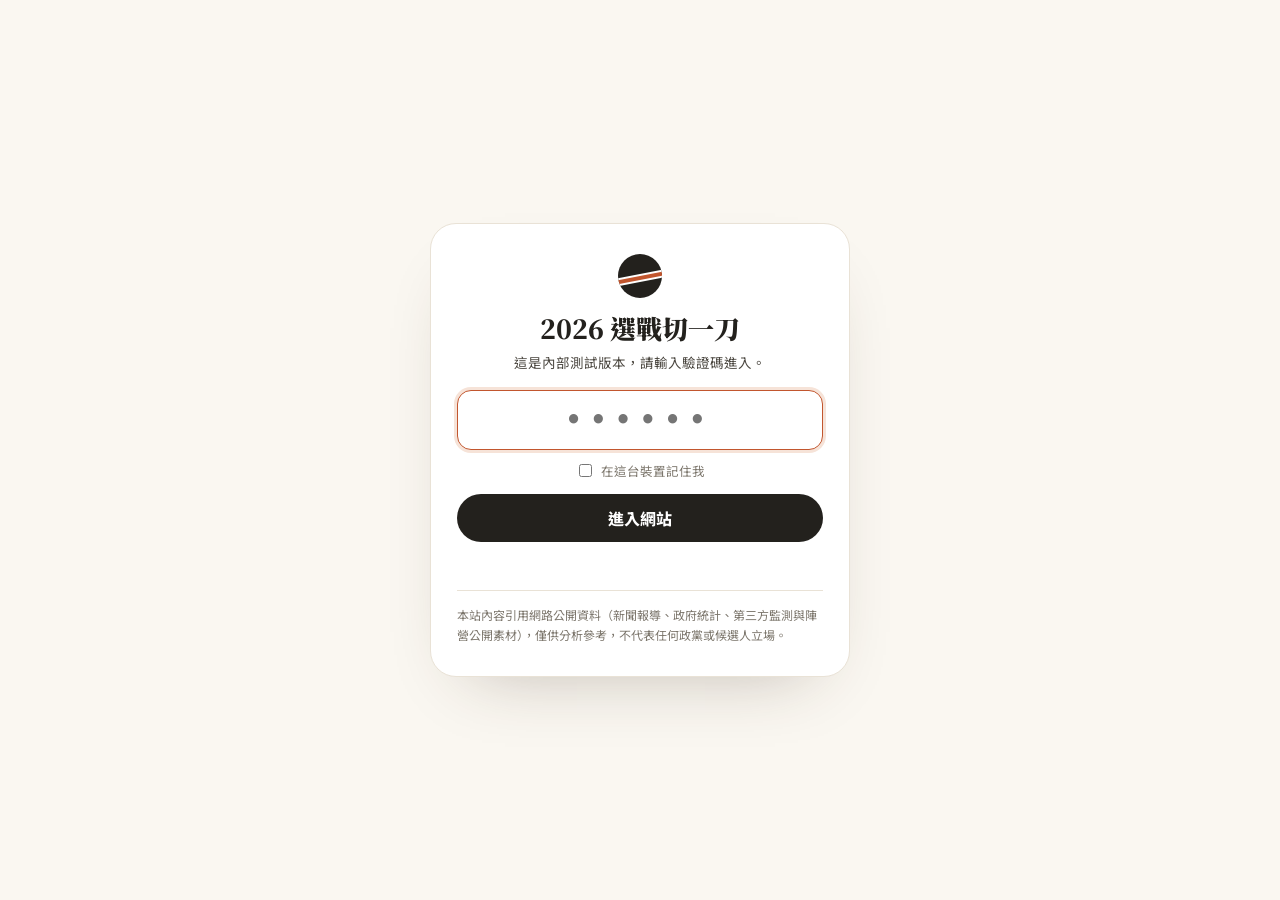
<file: prototype-v2/index.html>
<!doctype html>
<html lang="zh-Hant">
<head><script src="assets/js/gate.js?b=v20"></script>
<meta charset="utf-8">
<meta name="viewport" content="width=device-width,initial-scale=1,viewport-fit=cover">
<title>2026 選戰切一刀｜從口號看見城市</title>
<meta name="description" content="2026 地方選舉 8 個選區、27 位參選人：從競選口號拆解城市需求、選民結構、政策回應、視覺品牌、媒體布局與民調證據。中立呈現，每筆資料標示核實狀態。">
<meta name="build" content="v20-2026-10-18">
<meta name="theme-color" content="#faf7f1">
<link rel="preconnect" href="https://fonts.googleapis.com"><link rel="preconnect" href="https://fonts.gstatic.com" crossorigin>
<link href="https://fonts.googleapis.com/css2?family=Noto+Sans+TC:wght@400;600;700;900&family=Noto+Serif+TC:wght@700;900&display=swap" rel="stylesheet">
<link rel="stylesheet" href="assets/css/site.css?b=v20">
<link rel="stylesheet" href="assets/css/home.css?b=v20">
</head>
<body class="home">
<header class="top">
  <a class="brand" href="./" aria-label="2026 選戰切一刀 首頁"><span class="mark" aria-hidden="true"></span>2026 選戰切一刀</a>
  <nav aria-label="主要">
    <a class="pill" href="overview.html">27 人總表</a><a class="pill" href="capital/" style="background:#ee5a1f;color:#fff;border-color:#ee5a1f">首都選戰洋流</a>
  </nav>
</header>
<main class="home-main">
  <section class="intro" aria-labelledby="h1">
    <h1 id="h1"><span class="ln">從一句口號，</span><span class="ln"><span class="slash">切開</span>一座城市。</span></h1>
    <p class="lede">點選地圖上的選區：真實行政區界會浮起，候選人的主口號一張張蓋滿畫面，接著切進城市的選戰行銷分析，看口號回應了哪些城市需求、經由哪些媒體建立認知，以及證據和限制。</p>
    <p class="count"><span class="num" id="dday">—</span><span>天後投票（2026 年 11 月 28 日）｜8 個選區、27 位參選人</span></p>
    <ul class="regions" id="regionList" aria-label="選區"></ul>
    <p class="note">中立呈現各陣營的行銷手法；每一筆資料都標示「已核實／未核實／缺漏」，點「源」可以看原始出處。</p>
  </section>
  <section class="stage" aria-label="臺灣縣市立體地圖：六都、屏東縣與屏東市可以點選">
    <div id="map3d"></div>
    <svg id="leaders" aria-hidden="true"></svg>
    <div id="labels"></div>
    <div class="loading" id="loading">正在載入真實縣市邊界…</div>
    <p class="mapnote" id="mapnote">邊界：內政部縣市界（taiwan-counties.topo.json）；屏東市為內政部國土測繪中心鄉鎮市區界。金門、連江不在畫面範圍內。</p>
    <div class="mchips" id="mchips" aria-label="選區快捷"></div>
  </section>
</main>
<button class="pill cmp-open" id="cmpOpen" aria-expanded="false" aria-controls="cmp">候選人比較</button>
<div class="scrim" id="scrim"></div>
<aside class="cmp" id="cmp" aria-label="候選人比較" aria-hidden="true">
  <header><h2>候選人比較</h2><button class="x" id="cmpClose" aria-label="收合候選人比較">×</button></header>
  <div class="body" id="cmpBody"></div>
</aside>
<div class="takeover" id="tk" hidden role="dialog" aria-modal="true" aria-label="候選人主口號"></div>
<script src="assets/vendor/d3.min.js"></script>
<script src="assets/vendor/topojson-client.min.js"></script>
<script src="assets/vendor/three.min.js"></script>
<script src="assets/js/analytics.js?b=v20"></script>
<script src="assets/js/core.js?b=v20"></script>
<script src="assets/js/home.js?b=v20"></script>
</body>
</html>
</file>
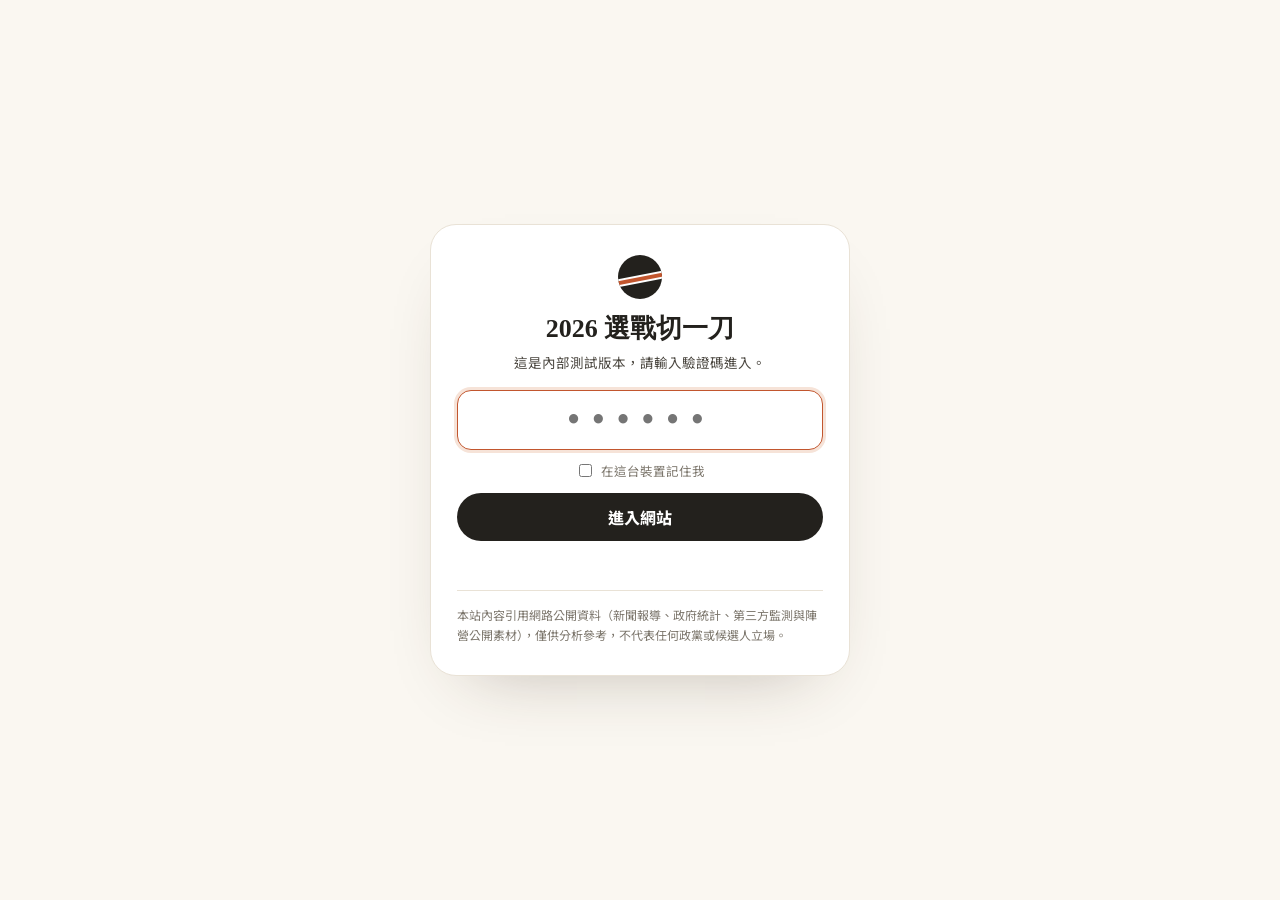
<file: prototype-v2/capital/index.html>
<!doctype html>
<html lang="zh-Hant">
<head><script src="../assets/js/gate.js?b=v21"></script>
<meta charset="utf-8">
<meta name="viewport" content="width=device-width,initial-scale=1,viewport-fit=cover">
<title>首都選戰洋流</title>
<meta name="description" content="1994–2026 台北市長選舉：歷屆票數潮汐、2026 對決、洋流行銷拆解與認知作戰證據分級。引用網路公開資料，僅供分析參考。">
<meta name="theme-color" content="#ee5a1f">
<link rel="preconnect" href="https://fonts.googleapis.com"><link rel="preconnect" href="https://fonts.gstatic.com" crossorigin>
<link href="https://fonts.googleapis.com/css2?family=Archivo+Black&family=Noto+Sans+TC:wght@400;500;700;900&display=swap" rel="stylesheet">
<link rel="stylesheet" href="assets/css/app.css?b=v23">
</head>
<body>

<div class="ticker top" aria-hidden="true"><div class="tk-track" id="tkTop"></div></div>

<header class="bar">
  <a class="logo" href="#hero"><span class="ring">首</span><span class="ring">都</span><b>選戰洋流</b></a>
  <nav class="ports" aria-label="章節">
    <a href="#tide"><i>01</i>潮汐史</a><a href="#duel"><i>02</i>2026 對決</a><a href="#current"><i>03</i>洋流專區</a><a href="#ops"><i>04</i>暗流</a><a href="#log"><i>05</i>航海日誌</a>
  </nav>
  <a class="home-btn" href="../">← 回全台地圖</a>
</header>

<main>
<!-- HERO -->
<section id="hero" class="hero">
  <canvas id="sea" aria-hidden="true"></canvas>
  <svg class="skyline" viewBox="0 0 520 220" aria-hidden="true"><path d="M0 220V170h30v-20h18v20h22v-40h14v40h20v-30h26v30h12v-55h16v55h18v-25h20v25h14V120h10V96h6V60h4V30l3-24 3 24v30h4v36h6v24h10v100h16v-50h24v50h20v-36h18v36h22v-60h12v60h18v-28h30v28h20v-44h16v44h22v-20h32v20h30v50z" fill="#fff"/></svg>
  <svg class="pier" viewBox="0 0 300 200" aria-hidden="true"><path d="M0 200V96h40v-10h18v10h60l40-28h22v28h60v104z" fill="#fff"/><path d="M196 84h40v18h-40zM206 70h20v14h-20z" fill="#111"/><path d="M204 76c30 6 52 22 70 48" stroke="#fff" stroke-width="5" fill="none"/></svg>
  <div class="hero-in">
    <p class="kicker">THE CAPITAL CURRENT <span class="waves3" aria-hidden="true"></span> 1994 → 2026</p>
    <h1><span class="h-ring"><span class="ring">台</span><span class="ring">北</span></span><span class="h-big">選戰洋流</span></h1>
    <p class="sub">八屆市長選舉的票數潮汐、2026 雙強對決、「洋流」行銷拆解，以及認知作戰的證據分級。</p>
    <div class="hero-meta">
      <div class="dday"><b id="dday">—</b><span>天後投票<br>2026.11.28</span></div>
      <a class="btn" href="#tide">開始航行 ↓</a>
    </div>
  </div>
  <div class="disc">本站內容引用網路公開資料，中立呈現各陣營手法，僅供分析參考；每筆資料標示「已核實／未核實／缺漏」，點「源」可看出處。</div>
</section>

<div class="wave-sep" data-from="o" data-to="c"></div>

<!-- 01 TIDE -->
<section id="tide" class="sec cream">
  <header class="sh"><p class="no">01</p><div><h2>潮汐史 <small>1994–2022</small></h2><p class="lede">把八屆市長選舉的票數疊成一片海：每一層是一個陣營，厚度是得票數，層上數字是得票率。浪往哪裡湧，就是台北民意的流向。</p></div></header>
  <div class="tide-wrap"><div id="stream" class="chart"></div><div class="legend" id="campLegend"></div></div>
  <div class="buoys" id="buoys" role="tablist" aria-label="選擇年份"></div>
  <article class="year" id="yearPanel" aria-live="polite"></article>
  <div class="two">
    <figure class="card"><figcaption>投票率</figcaption><div id="turnout" class="chart sm"></div><p class="note" id="turnNote"></p></figure>
    <figure class="card"><figcaption>勝負差距（票）</figcaption><div id="margin" class="chart sm"></div><p class="note">2018 年差距約 3,254 票，是八屆中最接近的一次。</p></figure>
  </div>
</section>

<div class="wave-sep" data-from="c" data-to="w"></div>

<!-- 02 DUEL -->
<section id="duel" class="sec white">
  <header class="sh"><p class="no">02</p><div><h2>2026 對決</h2><p class="lede">現任連任對上立委挑戰。先看口號回應了哪些城市需求，再看民調和社群聲量兩組數字為什麼不一樣。</p></div></header>
  <div class="vs" id="vs"></div>
  <div class="others" id="others"></div>
  <h3 class="h3">城市需求 × 雙方政見</h3>
  <div class="needs" id="needs"></div>
  <div class="two">
    <figure class="card"><figcaption>投票支持度（電話民調）</figcaption><div id="poll" class="chart sm"></div><p class="note" id="pollNote"></p></figure>
    <figure class="card"><figcaption>社群聲量與情緒（QSearch）</figcaption><div id="social" class="chart sm"></div><p class="note" id="socNote"></p></figure>
  </div>
  <figure class="card wide"><figcaption>12 區戶籍人口（2025 年底）</figcaption><div id="dist" class="chart"></div><p class="note" id="distNote"></p></figure>
</section>

<div class="wave-sep" data-from="w" data-to="o"></div>

<!-- 03 CURRENT -->
<section id="current" class="sec orange">
  <header class="sh"><p class="no">03</p><div><h2>洋流專區</h2><p class="lede">「台北大洋流」不是一張海報，而是一套把線上熱度導到街頭的流程。這一區拆解它的品牌、動員設計、政策交鋒和破圈路徑。</p></div></header>

  
  <div class="vd reveal">
    <p class="vd-eb">行銷判讀</p>
    <h3 class="vd-hd">洋流做對的是動員設計，不是口號本身：它把網路熱度變成可以調度的人流，但還沒證明能變成中間選民的理由。</h3>
    <div class="vd-grid">
      <div class="vd-box"><h4>看到了什麼</h4><ul>
        <li>入口是 LINE 船員證（10/3 逾 16 萬人），再分到選區「艦隊」，支持者先被數據化。</li>
        <li>車掃改成路段認領＋四色燈號（10/18 認領 18,249 人，超過目標 12,888），並禁跟車、禁鞭炮、先發道歉啟事。</li>
        <li>品牌從官方的「台北順起來」延伸到「台北大洋流」：漫畫 IP、船員、艦隊、小水滴，一整套海洋語彙。</li>
      </ul></div>
      <div class="vd-box"><h4>口號說了什麼</h4><ul>
        <li>「順」把台北的問題定義成「卡住」，是挑戰者語法，能裝進通勤、辦事、生活成本。</li>
        <li>「洋流」是名字梗加集體感：你不是支持者，是同一條船上的船員。</li>
        <li>「洋流流向全臺灣」「用洋流慧成一股力量」是運動式、全國式敘事，對台北市民的生活需求沒有直接資訊。</li>
      </ul></div>
    </div>
    <div class="vd-meters">
      <div class="vd-mt"><span>受眾契合</span><span class="vbar"><i class="on g"></i><i class="on g"></i><i class="on g"></i></span><b>高</b><p>通勤族、青年、育兒長照家庭都有對應政見；船員與認領人數證明核心受眾確實被動員。</p></div>
      <div class="vd-mt"><span>城市需求</span><span class="vbar"><i class="on g"></i><i class="on g"></i><i></i></span><b>中</b><p>政見對到通勤、青年、AI、高齡；但洋流品牌本身不承載政策，「順」也沒有可檢驗的指標。AI 廊帶交鋒成為對手攻擊產業論述的破口。</p></div>
      <div class="vd-mt"><span>自我表述</span><span class="vbar"><i class="on o"></i><i class="on o"></i><i></i></span><b>中</b><p>動員設計很具體，不是空喊；但「大洋流」「流向全臺灣」偏向陣營自我感覺。聲量領先（44,846 對 31,833），投票支持度仍落後 8 點。</p></div>
    </div>
    <p class="vd-ft">判讀類型：<b>社群動員型</b>。下一步要看的是，熱度能不能從船員擴散到未決定的 11%。這是編輯判讀，不是事實陳述；數字出處見下方各區塊的「源」。</p>
  </div>

  <h3 class="h3 inv">品牌：從「順」到「洋流」</h3>
  <div class="gallery" id="gallery"></div>
  <div class="brandkit">
    <div><b>色</b><span>高彩度橘＋黑＋白，海浪用白色粗條紋；台灣島用青色波紋。</span></div>
    <div><b>字</b><span>粗黑圓角字、圓圈框字（台・北），英文斜體字帶 FUTURE SOON → THE TAIPEI CURRENT。</span></div>
    <div><b>語</b><span>船員、艦隊、航向、大洋流號、小水滴：把支持者變成「同船的人」。</span></div>
    <div><b>人</b><span>漫畫風 IP 人物、手語「順」、布偶奔奔抱抱，降低政治人物的距離感。</span></div>
  </div>

  <h3 class="h3 inv">和過去的選戰哪裡不一樣</h3>
  <div class="diff" id="diff"></div>

  <h3 class="h3 inv">線上 → 線下：一道洋流怎麼流</h3>
  <div class="flow" id="flow"><canvas id="flowCv" aria-hidden="true"></canvas><ol id="flowList"></ol></div>
  <div class="two">
    <figure class="card"><figcaption>船員證累積人數</figcaption><div id="growth" class="chart sm"></div><p class="note">只標出媒體報導的三個時間點，中間的線是連線，不代表每日數字。</p></figure>
    <figure class="card"><figcaption>車掃路段認領 vs 目標</figcaption><div id="claim" class="chart sm"></div><p class="note" id="claimNote"></p></figure>
  </div>

  <h3 class="h3 inv">航線圖：6/21 → 10/18</h3>
  <div class="tl-key" id="tlKey"></div>
  <div class="timeline" id="timeline" tabindex="0" aria-label="事件時間軸，可左右捲動"></div>

  <h3 class="h3 inv">政策交鋒：AI 廊帶 ⇄ 創新街區 ⇄ 社子島</h3>
  <div class="rounds" id="rounds"></div>

  <h3 class="h3 inv">破圈：上誰的節目</h3>
  <p class="lede inv">由內到外：越外圈，越是候選人「不在自己主場」的平台。圈層是本站依節目形式與主持人的公開身分排列，不代表觀眾的政治立場。</p>
  <div class="sonar-wrap"><svg id="rings" viewBox="0 0 600 600" role="img" aria-label="訪談破圈圖"></svg><div class="iv" id="iv"></div></div>

  <h3 class="h3 inv">2018 韓流 vs 2026 洋流</h3>
  <div class="han" id="han"></div>

  <h3 class="h3 inv">驗證：聲量會變成選票嗎？</h3>
  <div class="verify" id="verify"></div>
</section>

<div class="wave-sep" data-from="o" data-to="n"></div>

<!-- 04 OPS -->
<section id="ops" class="sec navy">
  <header class="sh"><p class="no">04</p><div><h2>暗流：認知作戰 <small>證據分級</small></h2><p class="lede">海面下的流。這一區只整理有出處的資料，並依證據強度分成 A／B／C；官方數字也只是「發布機關的說法」。</p></div></header>
  <div class="grades" id="grades"></div>
  <div class="ops-grid">
    <div class="sonar"><canvas id="sonar" aria-hidden="true"></canvas><p class="note">聲納圖：每個亮點是一筆資料，顏色代表證據等級。</p></div>
    <figure class="card dark"><figcaption>國安局公布的數量（不同期間，不可直接比較）</figcaption><div id="opsBars" class="chart sm"></div></figure>
  </div>
  <div class="ops-list" id="opsList"></div>
  <div class="gap" id="gap"></div>
  <div class="tips" id="tips"></div>
</section>

<div class="wave-sep" data-from="n" data-to="c"></div>

<!-- 05 LOG -->
<section id="log" class="sec cream">
  <header class="sh"><p class="no">05</p><div><h2>航海日誌</h2><p class="lede">資料狀態、方法與全部出處。</p></div></header>
  <div class="legend-st" id="stLegend"></div>
  <ol class="srcs" id="srcList"></ol>
  <p class="note">中立原則：本站呈現各陣營的行銷手法與公開數據，不替任何政黨或候選人宣傳，也不依職業或年齡推定政治立場。站內配色採用使用者指定的「洋流」視覺風格；資料圖中的陣營色（藍、綠、青）只用來區分資料。資料更新：<span id="asof"></span></p>
</section>
</main>

<div class="ticker bottom" aria-hidden="true"><div class="tk-track rev" id="tkBot"></div></div>
<div class="pop" id="pop" role="dialog" aria-label="資料來源" hidden></div>

<script src="assets/vendor/d3.min.js"></script>
<script src="../assets/js/analytics.js?b=v21"></script>
<script src="assets/js/data.js?b=v21"></script>
<script src="assets/js/app.js?b=v21"></script>
</body>
</html>
</file>
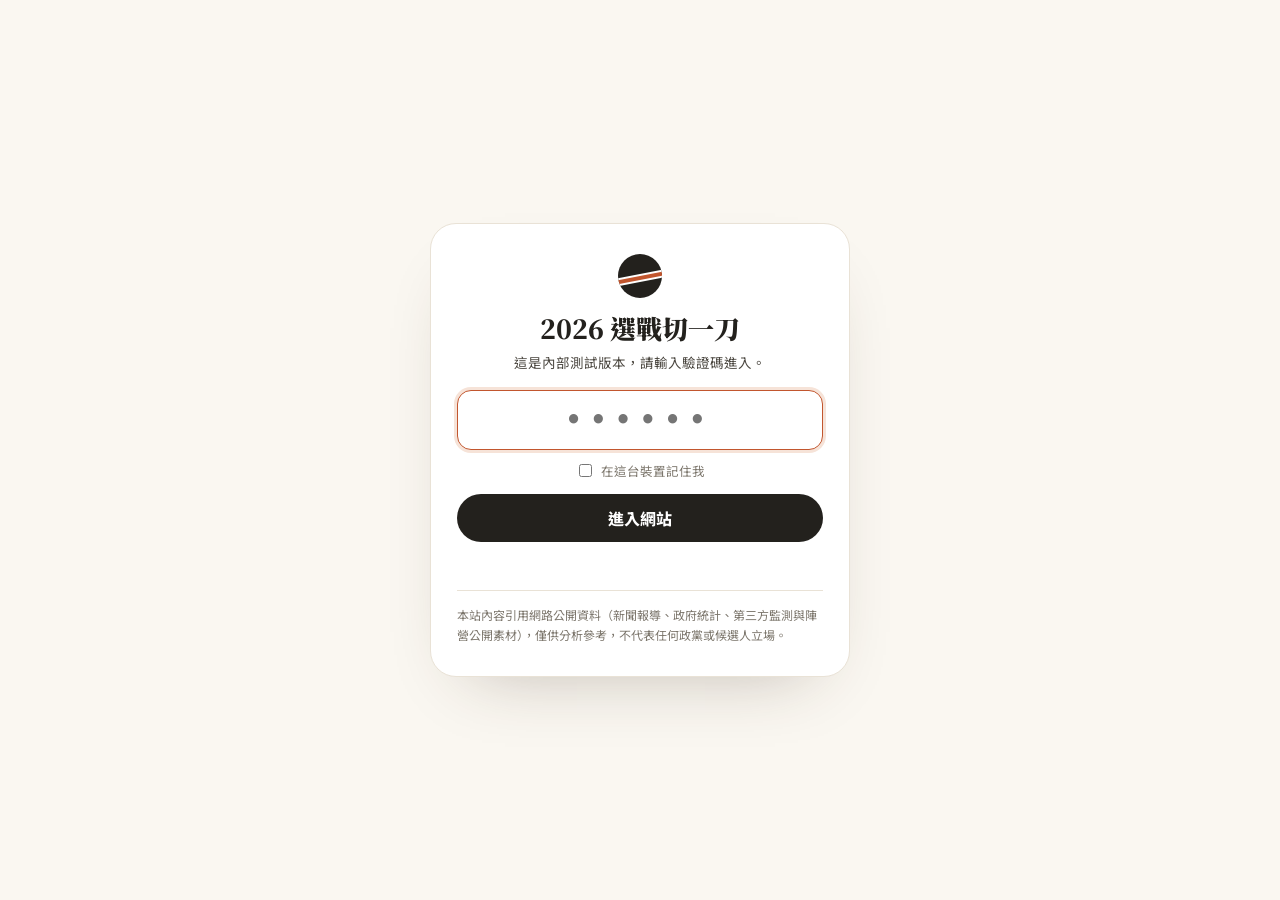
<file: prototype-v2/overview.html>
<!doctype html>
<html lang="zh-Hant">
<head><script src="assets/js/gate.js?b=v20"></script>
<meta charset="utf-8">
<meta name="viewport" content="width=device-width,initial-scale=1,viewport-fit=cover">
<title>27 位參選人總表｜2026 選戰切一刀</title>
<meta name="description" content="2026 地方選舉 8 個選區、27 位參選人的政黨、主口號、主視覺與民調，一頁看完。">
<meta name="build" content="v20-2026-10-18">
<link rel="preconnect" href="https://fonts.googleapis.com"><link rel="preconnect" href="https://fonts.gstatic.com" crossorigin>
<link href="https://fonts.googleapis.com/css2?family=Noto+Sans+TC:wght@400;600;700;900&family=Noto+Serif+TC:wght@700;900&display=swap" rel="stylesheet">
<link rel="stylesheet" href="assets/css/site.css?b=v20">
<style>
.wrap{padding:clamp(22px,4vw,48px) var(--gut) 80px;max-width:1440px;margin:0 auto}
.wrap>h1{font:900 clamp(34px,5.4vw,72px)/1.1 var(--serif);margin:0 0 10px}
.legendrow{display:flex;gap:14px;flex-wrap:wrap;align-items:center;margin:14px 0 26px;font-size:13px;color:var(--ink-2)}
table.all{width:100%;border-collapse:collapse;font-size:14px}
.all thead th{text-align:left;font:800 13px/1.3 var(--sans);color:var(--mute);padding:10px 12px;border-bottom:2px solid var(--ink)}
.all td{padding:14px 12px;border-bottom:1px solid var(--rice);vertical-align:top;line-height:1.6}
.all tr.rg td{padding:26px 12px 8px;border-bottom:1px solid var(--ink)}
.all tr.rg h2{margin:0;font:900 26px/1.2 var(--serif);display:flex;gap:12px;align-items:baseline;flex-wrap:wrap}
.all tr.rg h2 a{font:700 13px/1 var(--sans);color:var(--terra);text-decoration:none}
.all tr.rg h2 small{font:500 13px/1 var(--sans);color:var(--mute)}
.who{display:grid;grid-template-columns:52px 1fr;gap:12px;align-items:start;min-width:260px}
.ph{width:52px;height:64px;border-radius:10px;overflow:hidden;background:var(--paper-2);display:grid;place-items:center;font:900 22px/1 var(--serif);color:var(--mute)}
.ph img{width:100%;height:100%;object-fit:cover;object-position:50% 15%}
.who b{font:900 19px/1.2 var(--serif);margin-right:8px}
.who .sl{display:block;margin-top:6px;font:900 18px/1.35 var(--sans);word-break:keep-all}
.who .sl.none{font:500 14px/1.4 var(--sans);color:var(--mute)}
.subs{font-size:13px;color:var(--ink-2);max-width:22em}
.vis img{width:110px;height:70px;object-fit:cover;border-radius:8px;border:1px solid var(--rice)}
.vis .none{font-size:12.5px;color:var(--mute)}
.poll b{font:900 20px/1 var(--serif)}
.poll .note{display:block}
.polltbl{width:100%;border-collapse:collapse;font-size:13.5px;margin-top:10px}
.polltbl th,.polltbl td{border-bottom:1px solid var(--rice);padding:9px 10px;text-align:left;vertical-align:top}
.polltbl thead th{font:800 12.5px/1.3 var(--sans);color:var(--mute);border-bottom:2px solid var(--ink)}
.qt{display:inline-block;font:800 11px/1 var(--sans);padding:4px 7px;border-radius:5px;background:var(--ink);color:#fff}
.qt.alt{background:var(--lav)}
.md{display:inline-block;font:700 11px/1 var(--sans);padding:4px 7px;border-radius:5px;background:#eef1f4;color:var(--slate)}
.md.on{background:#efeaf6;color:#5d4f8a}
details.opt{margin-top:30px;border:1.5px dashed var(--rice-2);border-radius:var(--r-m);padding:14px 18px;background:#fff}
details.opt summary{cursor:pointer;font-weight:800}
@media (max-width:900px){
  .all thead{display:none}
  .all,.all tbody,.all tr,.all td{display:block;width:100%}
  .all tr.c{background:#fff;border:1px solid var(--rice);border-radius:var(--r-m);margin:10px 0;padding:6px 0}
  .all tr.c td{border:0;padding:6px 14px}
  .all tr.c td[data-l]::before{content:attr(data-l);display:block;font:700 11.5px/1.4 var(--sans);color:var(--mute);margin-bottom:2px}
  .all tr.rg td{padding:22px 2px 6px}
  .who{min-width:0}
  .vis img{width:100%;height:auto;max-height:160px;object-fit:contain;background:var(--paper-2)}
  .polltbl thead{display:none}.polltbl,.polltbl tbody,.polltbl tr,.polltbl td{display:block;width:100%}
  .polltbl tr{border-bottom:1px solid var(--rice);padding:8px 0}.polltbl td{border:0;padding:2px 0}
}
</style>
</head>
<body>
<header class="top">
  <a class="brand" href="./" aria-label="2026 選戰切一刀 首頁"><span class="mark" aria-hidden="true"></span>2026 選戰切一刀</a>
  <nav aria-label="主要"><a class="pill" href="./">回地圖</a><a class="pill" href="capital/" style="background:#ee5a1f;color:#fff;border-color:#ee5a1f">首都選戰洋流</a></nav>
</header>
<main class="wrap" id="app"><p class="note">正在載入總表…</p></main>
<script src="assets/js/analytics.js?b=v20"></script>
<script src="assets/js/core.js?b=v20"></script>
<script>
(async()=>{
const {esc,st,srcs,party,fmt}=EC;const app=document.getElementById('app');
let db;try{db=await EC.loadDB()}catch(e){app.textContent=e.message;return}
const ORDER=['taipei','new-taipei','taoyuan','taichung','tainan','kaohsiung','pingtung','pingtung-city'];
const Q=db.questionTypes;
const latest=(c,mode)=>db.polls.filter(p=>p.region===c.region&&p.mode===mode&&p.question==='vote'&&p.results[c.id]!=null).sort((a,b)=>b.end.localeCompare(a.end))[0];
const pc=(c,mode)=>{const p=latest(c,mode);return p?`<b>${p.results[c.id]}%</b> ${st(p.status)}${srcs(p.src)}<span class="note">${esc(p.pollster)}｜${p.end}</span>`:`<span class="note">${mode==='phone'&&db.pollGaps[c.region]?'未找到公開民調':'—'}</span>`};
const row=c=>{const none=c.slogan.status==='missing';const v=c.visuals[0];
 return `<tr class="c"><td data-l="參選人｜政黨｜主口號"><div class="who">${c.photo?`<div class="ph"><img src="${c.photo.file}" alt="${esc(c.name)}" loading="lazy"></div>`:`<div class="ph" aria-label="照片缺漏">${esc(c.name[0])}</div>`}<div><b>${esc(c.name)}</b>${party(c.party)}${c.incumbent?' <span class="note">現任</span>':''}<span class="sl ${none?'none':''}">${esc(none?'未見正式口號':c.slogan.text)}</span>${none?'':`${st(c.slogan.status)}${srcs(c.slogan.src)}`}</div></div></td>
 <td data-l="次口號" class="subs">${c.subSlogans.slice(0,3).map(s=>esc(s.text)).join('<br>')||'—'}</td>
 <td data-l="主視覺" class="vis">${v?`<img src="${v.file}" alt="${esc(v.caption)}" loading="lazy"><div class="note">${esc(v.kind)}</div>`:`<span class="none">${c.major?'原圖缺漏':'—'}</span>`}</td>
 <td data-l="最新電話民調（投票支持）" class="poll">${pc(c,'phone')}</td>
 <td data-l="最新網路問卷（非機率）" class="poll">${pc(c,'online-panel')}</td></tr>`};
app.innerHTML=`<h1>27 位參選人總表</h1><p class="lede">8 個選區一次全部列出：姓名、政黨和主口號放在同一欄。民調和城市頁讀同一個資料庫；電話調查和網路問卷分開列，自願網路投票只放附錄。</p>
<div class="legendrow">${['verified','unverified','missing'].map(s=>`${st(s)} ${esc(db.meta.status[s])}`).join('<br>')}</div>
<div class="scroll-x"><table class="all"><thead><tr><th style="width:34%">參選人｜政黨｜主口號</th><th>次口號</th><th>主視覺</th><th>最新電話民調<br>（投票支持）</th><th>最新網路問卷<br>（非機率）</th></tr></thead><tbody>
${ORDER.map(id=>{const r=db.region[id];return `<tr class="rg"><td colspan="5"><h2>${esc(r.name)}${r.office}<small>${r.candidates.length} 人｜戶籍人口 ${fmt(r.population.value)}（${r.population.date}）</small><a href="city.html?r=${id}">看城市分析</a></h2></td></tr>`+r.candidates.map(cid=>row(db.cand[cid])).join('')}).join('')}
</tbody></table></div>
<section style="margin-top:56px"><h2 class="h-l">全部民調</h2><p class="lede">不同機構、題型、方法的結果不能直接當成趨勢。題型：${Object.values(Q).join('、')}。</p>
<div class="scroll-x"><table class="polltbl"><thead><tr><th>選區</th><th>機構／委託</th><th>日期</th><th>方法／樣本／誤差</th><th>題型</th><th>結果</th><th>狀態</th></tr></thead><tbody>
${[...db.polls].sort((a,b)=>ORDER.indexOf(a.region)-ORDER.indexOf(b.region)||b.end.localeCompare(a.end)).map(p=>`<tr><td><b>${esc(db.region[p.region].short)}</b></td><td>${esc(p.pollster)}<br><span class="note">委託：${esc(p.commissioner)}</span></td><td>${p.start}–${p.end.slice(5)}</td><td><span class="md ${p.mode!=='phone'?'on':''}">${esc(db.modes[p.mode])}</span><br>${esc(p.method)}｜n=${fmt(p.sample)}｜${p.margin?'±'+p.margin:'誤差不適用'}</td><td><span class="qt ${p.question!=='vote'?'alt':''}">${esc(Q[p.question])}</span></td><td>${Object.entries(p.results).map(([id,v])=>`${esc(db.cand[id].name)} <b>${v}%</b>`).join('<br>')}${p.undecided!=null?`<br><span class="note">未決定 ${p.undecided}%</span>`:''}</td><td>${st(p.status)}${srcs(p.src)}</td></tr>`).join('')}
${Object.entries(db.pollGaps).map(([id,t])=>`<tr><td><b>${esc(db.region[id].short)}</b></td><td colspan="5">${esc(t)}</td><td>${st('missing')}</td></tr>`).join('')}
</tbody></table></div>
<details class="opt"><summary>附錄：自願網路投票（不具代表性）</summary><p class="note">${esc(db.optIn.warning)}｜${esc(db.optIn.source)}｜${db.optIn.dates} ${st(db.optIn.status)}${srcs(db.optIn.src)}</p>
<table class="polltbl"><tbody>${db.optIn.results.map(o=>`<tr><td><b>${esc(db.region[o.region].short)}</b></td><td>${Object.entries(o.r).map(([id,v])=>esc(db.cand[id].name)+' '+v+'%').join('、')}</td><td class="note">${fmt(o.n)} 票</td></tr>`).join('')}</tbody></table></details></section>
<p class="note" style="margin-top:40px">${esc(db.meta.neutrality)}｜資料更新 ${db.meta.asOf}｜版本 ${EC.BUILD}｜舊版（V19）保留於 <a href="v19-overview.html">v19-overview.html</a></p>`;
})();
</script>
</body>
</html>
</file>
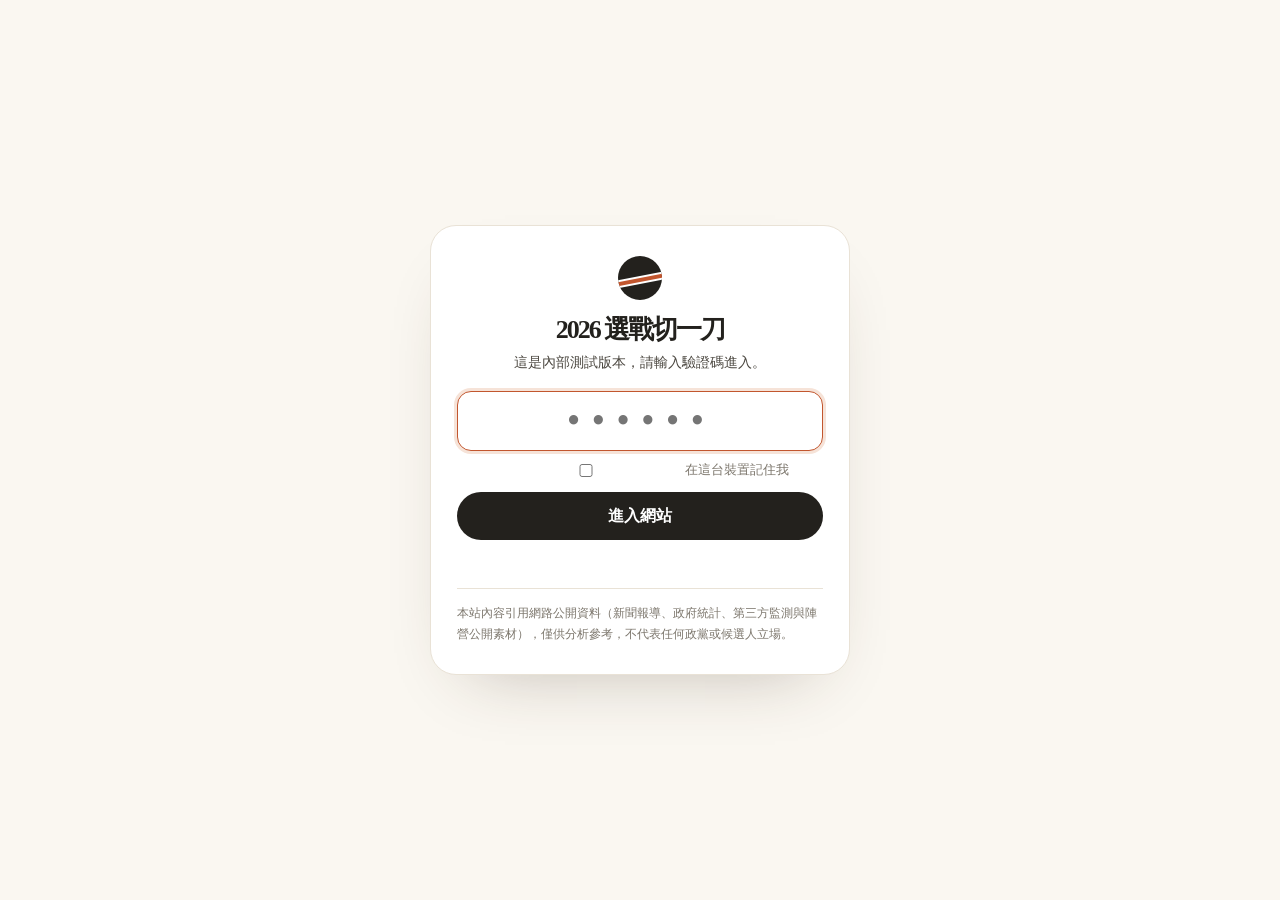
<file: prototype-v2/v19-overview.html>
<!doctype html><html lang="zh-Hant"><head><script src="assets/js/gate.js?b=v20"></script><meta charset="utf-8"><meta name="viewport" content="width=device-width,initial-scale=1"><title>全區選戰總覽｜2026 選戰切一刀</title><style>
:root{--ink:#262934;--accent:#d97052;--muted:#787983;--line:#e8e2dc}*{box-sizing:border-box}body{margin:0;background:#faf8f5;color:var(--ink);font-family:"Noto Sans TC","PingFang TC",system-ui,sans-serif}header{display:flex;align-items:center;justify-content:space-between;padding:16px clamp(16px,4vw,52px);background:white;border-bottom:1px solid var(--line)}a{color:inherit}header strong{font-size:19px}header a{font-size:12px;color:#ba6a51;text-decoration:none}.wrap{max-width:1500px;margin:auto;padding:30px clamp(14px,3vw,42px)}h1{font-size:clamp(34px,4vw,58px);letter-spacing:-2px;line-height:1.12;margin:9px 0}.eyebrow{font-size:11px;color:var(--accent);font-weight:900;letter-spacing:1.5px}.intro{font-size:13px;line-height:1.8;color:var(--muted);max-width:900px}.controls{display:flex;gap:9px;flex-wrap:wrap;margin:25px 0 17px}button,input{font:inherit}button{border:1px solid #e3d9d0;border-radius:25px;padding:9px 15px;background:#fff;font-size:12px;cursor:pointer;font-weight:750}button.active{background:#272a34;color:#fff}input{border:1px solid #e2d9d0;border-radius:22px;padding:9px 15px;min-width:180px;max-width:100%;background:#fff}.tableScroll{overflow:auto;background:white;border:1px solid var(--line);border-radius:18px;box-shadow:0 14px 35px #3e3a3710}table{border-collapse:collapse;width:100%;min-width:1050px}th{text-align:left;white-space:nowrap;color:#8d7569;font-size:12px;padding:17px 14px;background:#f7f2ed;position:sticky;top:0;z-index:1}td{border-top:1px solid #eee8e1;padding:16px 14px;vertical-align:top;font-size:12px;line-height:1.7;min-width:140px}td:first-child{min-width:105px}td:nth-child(2){min-width:160px}td:nth-child(3){min-width:210px}td:nth-child(4){min-width:160px}td:nth-child(5){min-width:215px}td:nth-child(6){min-width:170px}td:nth-child(7){min-width:210px}tr:hover{background:#fffcf8}.city{font-weight:900;font-size:16px}.pop{font-size:12px;color:#888}.name{font-size:15px;font-weight:900}.party{font-size:10px;color:#7c7d86}.slogan{font-size:17px;line-height:1.35;font-weight:900;letter-spacing:-.3px}.focus{color:#ba684d;font-weight:800}.bar{height:9px;background:#eee9e4;border-radius:12px;margin-top:7px;overflow:hidden}.bar span{display:block;height:100%;background:linear-gradient(90deg,#f3ad91,#dc7556)}.source{font-size:10px;color:#888;display:block;margin-top:5px}.tag{font-size:10px;border-radius:12px;padding:3px 7px;background:#f2eee9;color:#7d7b79;display:inline-block;margin-top:6px}.note{font-size:12px;line-height:1.9;color:#81818b;margin:16px 0}.cards{display:grid;grid-template-columns:repeat(3,1fr);gap:12px;margin:20px 0}.card{padding:18px;border:1px solid var(--line);background:white;border-radius:15px}.card strong{font-size:28px;display:block}.card span{font-size:11px;color:#888}.mobile{display:none}@media(max-width:700px){.wrap{padding:18px 12px}.cards{grid-template-columns:repeat(3,1fr);gap:6px}.card{padding:11px}.card strong{font-size:20px}.controls{gap:6px}.controls button{padding:8px 10px}.mobile{display:block;font-size:11px;color:#8c8b91;margin-bottom:9px}}

table{min-width:860px!important}td:nth-child(2){min-width:180px!important;max-width:235px}td:nth-child(3){min-width:150px!important}td:nth-child(4){min-width:170px!important}td:nth-child(5){min-width:200px!important}td:nth-child(6){min-width:150px!important}.identity .slogan{margin-top:10px;color:#c15c42;font-size:16px!important;line-height:1.35;overflow-wrap:anywhere}.identity .name{font-size:17px}.identity .party{display:block;margin-top:3px}@media(max-width:700px){td:nth-child(2){min-width:155px!important}.identity .slogan{font-size:15px!important}table{min-width:830px!important}}
</style><style>.policyAnalysis{display:grid;gap:4px;line-height:1.65}.policyAnalysis b{font-size:11px;color:#b66b52;margin-top:5px}.policyAnalysis span{font-size:12px;color:#4f5360}.evidence{margin:40px 0 30px}.evidence h2{font-size:clamp(28px,3vw,42px);letter-spacing:-1px}.evidenceGrid{display:grid;grid-template-columns:repeat(2,minmax(0,1fr));gap:14px;margin-top:20px}.evidenceCard{padding:24px;border:1px solid #e8e2dc;background:white;border-radius:20px}.evidenceCard h3{font-size:20px;margin:0 0 20px}.eLabel{display:flex;justify-content:space-between;font-size:13px;margin:14px 0 7px}.eTrack{height:19px;background:#f2ede8;border-radius:12px;overflow:hidden;transform:perspective(700px) rotateX(9deg);box-shadow:0 5px 9px #7772}.eFill{height:100%;background:linear-gradient(160deg,#f4ac90,#d96f52);border-radius:12px}.eTake{line-height:1.8;font-size:13px;color:#555d69;margin:22px 0}.eSource{font-size:11px;color:#999}.tableScroll{max-height:none}@media(max-width:750px){.evidenceGrid{grid-template-columns:1fr}.evidenceCard{padding:17px}}</style><style id="poll-research-style">.pollResearchRows{display:grid;grid-template-columns:repeat(2,minmax(0,1fr));gap:15px}.pollStudy{background:white;border:1px solid #e8dfd7;border-radius:18px;padding:18px;min-width:0}.pollStudy h3{font-size:20px;margin:0 0 5px}.pollStudy .meta{font-size:11px;color:#777a84;line-height:1.8;margin-bottom:14px}.pollStudy .pollEntry{padding:11px 0;border-top:1px solid #eee9e3}.pollStudy .pollEntry h4{font-size:12px;margin:0 0 10px;color:#a86650}.pollStudy .pollLine{display:flex;align-items:center;gap:8px;margin:7px 0;font-size:12px}.pollStudy .pollLine label{width:62px;flex:none;font-size:12px}.pollStudy .pollTrack{flex:1;height:13px;background:#f0ede9;border-radius:7px;overflow:hidden}.pollStudy .pollFill{height:100%;background:#e38d6d;border-radius:7px}.pollStudy .pollLine:nth-of-type(even) .pollFill{background:#8ba4c3}.pollStudy .pollLine strong{width:46px;text-align:right}.pollStudy .pollNotes{font-size:11px;color:#89848a;line-height:1.7;margin-top:9px}.pollStudy .warn{color:#a85d47;font-weight:800}@media(max-width:760px){.pollResearchRows{grid-template-columns:1fr}.pollStudy{padding:15px}}</style><style id="poll-summary-v16">.pollSummary .pollValue{font-size:24px;line-height:1.1}.pollSummary .bar{height:12px;margin:9px 0}.pollSummary details{margin-top:10px;font-size:11px;color:#575c66}.pollSummary summary{cursor:pointer;color:#bd6b50;font-weight:850}.pollAlternative{padding:7px 0;border-bottom:1px solid #eee}.pollCaution{display:block;color:#9b8980;font-size:10px;margin-top:7px}.pollSummary .source{line-height:1.65}.identity .slogan{margin-top:9px}</style><style id="online-poll-v17">.onlinePoll{margin-top:10px;padding:9px;background:#f5f0eb;border-radius:10px}.onlinePoll b{display:block;font-size:15px}.onlinePoll span{font-size:10px;color:#777;line-height:1.6}</style><script src="assets/js/analytics.js?b=v20"></script></head><body><header><strong>2026 選戰切一刀</strong><a href="./">← 返回互動地圖</a></header><main class="wrap"><div class="eyebrow">ELECTION INTELLIGENCE / ALL REGIONS</div><h1>全區選戰總覽<span style="color:#d97052">。</span></h1><p class="intro">把八個選區的候選人、口號、城市條件、媒體策略與公開民調放在同一張表。行銷策略為編輯分析，不等同候選人自述；人口為戶籍人口，非選舉人數。</p><div class="cards"><div class="card"><strong>8</strong><span>選區（六都＋屏東縣市）</span></div><div class="card"><strong id="candidateCount">27</strong><span>候選人研究筆數（含小黨）</span></div><div class="card"><strong>2026</strong><span>資料觀察年度</span></div></div><p class="intro"><strong>完整比較表直接展開：</strong>八個選區、27位候選人全部列出，不必選擇城市或勾選小黨。</p><div class="mobile">左右滑動表格可閱讀所有欄位。</div><div class="tableScroll"><table><thead><tr><th>城市／人口</th><th>候選人／政黨／競選口號</th><th>城市背景</th><th>媒體操作重點</th><th>行銷策略橫切面</th><th>最新已建檔民調</th></tr></thead><tbody id="rows"><tr><td><div class="city">臺北</div><div class="pop">2,439,507 人</div><span class="source">2025/12 戶籍</span></td><td class="identity"><div class="name">蔣萬安</div><span class="party">中國國民黨</span><div class="slogan">台北安可</div></td><td>金融總部、AI、北士科；高房價、都更、通勤</td><td>年輕化競辦、社群組長；9款募款小物，四組視覺主題</td><td><div class="policyAnalysis"><b>城市問題</b><span>土地受限與住宅更新</span><b>政策回應</b><span>300公頃土地重整、解除限高、捷運與跨河廊道</span><b>品牌策略</b><span>產業升級＋安居樂業</span></div></td><td><div class="pollSummary"><strong class="pollValue">49.0%</strong><div class="bar"><span style="width:49%"></span></div><span class="source">TVBS民調中心｜2026/10/03–10/07<br>市話人員訪問｜委託：未標註</span><span class="pollCaution">依使用者資料彙整・待原始來源複核</span></div></td></tr><tr><td><div class="city">臺北</div><div class="pop">2,439,507 人</div><span class="source">2025/12 戶籍</span></td><td class="identity"><div class="name">沈伯洋</div><span class="party">民主進步黨</span><div class="slogan">台北順起來</div></td><td>金融總部、AI、北士科；高房價、都更、通勤</td><td>洋流民間二創、LINE互動；洋流號、奔奔與抱抱角色IP</td><td><div class="policyAnalysis"><b>城市問題</b><span>通勤壅塞、青年生活成本</span><b>政策回應</b><span>青年AI額度、內湖錯峰與電動小巴、夜間市長</span><b>品牌策略</b><span>解決城市卡住的日常</span></div></td><td><div class="pollSummary"><strong class="pollValue">41.0%</strong><div class="bar"><span style="width:41%"></span></div><span class="source">TVBS民調中心｜2026/10/03–10/07<br>市話人員訪問｜委託：未標註</span><span class="pollCaution">依使用者資料彙整・待原始來源複核</span></div></td></tr><tr><td><div class="city">臺北</div><div class="pop">2,439,507 人</div><span class="source">2025/12 戶籍</span></td><td class="identity"><div class="name">郭璽</div><span class="party">台灣麻將最大黨</span><div class="slogan">未見正式競選口號</div></td><td>金融總部、AI、北士科；高房價、都更、通勤</td><td>尚無可核實的媒體操作資料</td><td><span class="focus">政策與品牌訴求</span><div>尚未取得完整政見</div></td><td><span class="pop">未收錄可核實的近期民調</span></td></tr><tr><td><div class="city">臺北</div><div class="pop">2,439,507 人</div><span class="source">2025/12 戶籍</span></td><td class="identity"><div class="name">蕭文乾</div><span class="party">臺灣SoR無法黨</span><div class="slogan">未見正式競選口號</div></td><td>金融總部、AI、北士科；高房價、都更、通勤</td><td>尚無可核實的媒體操作資料</td><td><span class="focus">政策與品牌訴求</span><div>尚未取得完整政見</div></td><td><span class="pop">未收錄可核實的近期民調</span></td></tr><tr><td><div class="city">臺北</div><div class="pop">2,439,507 人</div><span class="source">2025/12 戶籍</span></td><td class="identity"><div class="name">唐新民</div><span class="party">三勢團結促進聯盟</span><div class="slogan">未見正式競選口號</div></td><td>金融總部、AI、北士科；高房價、都更、通勤</td><td>尚無可核實的媒體操作資料</td><td><span class="focus">政策與品牌訴求</span><div>尚未取得完整政見</div></td><td><span class="pop">未收錄可核實的近期民調</span></td></tr><tr><td><div class="city">臺北</div><div class="pop">2,439,507 人</div><span class="source">2025/12 戶籍</span></td><td class="identity"><div class="name">林志成</div><span class="party">無黨籍</span><div class="slogan">未見正式競選口號</div></td><td>金融總部、AI、北士科；高房價、都更、通勤</td><td>尚無可核實的媒體操作資料</td><td><span class="focus">政策與品牌訴求</span><div>尚未取得完整政見</div></td><td><span class="pop">未收錄可核實的近期民調</span></td></tr><tr><td><div class="city">新北</div><div class="pop">4,034,572 人</div><span class="source">2026/09 戶籍</span></td><td class="identity"><div class="name">李四川</div><span class="party">中國國民黨</span><div class="slogan">新北世界級，新北創新局</div></td><td>跨河通勤、工業升級、淡海新市鎮、老屋更新</td><td>工程人設與台語腔廣告；川伯給推與川好勢主題曲</td><td><div class="policyAnalysis"><b>城市問題</b><span>衛星城通勤、區域發展落差</span><b>政策回應</b><span>淡海科學城、板橋小巨蛋、跨市交通、居住新五箭</span><b>品牌策略</b><span>工程專業與跨域治理</span></div></td><td><div class="pollSummary"><strong class="pollValue">30.0%</strong><div class="bar"><span style="width:30%"></span></div><span class="source">必肯市調／戴立安設計｜2026/10/06–10/08<br>市話750＋手機323｜委託：信民協會</span><div class="onlinePoll"><b>另：45.7%</b><span>皮爾森數據｜2026/09/28–10/03<br>網路問卷（不同調查方法，不可直接比較）</span></div><span class="pollCaution">依使用者資料彙整・待原始來源複核</span></div></td></tr><tr><td><div class="city">新北</div><div class="pop">4,034,572 人</div><span class="source">2026/09 戶籍</span></td><td class="identity"><div class="name">蘇巧慧</div><span class="party">民主進步黨</span><div class="slogan">溫暖、創新、會做事</div></td><td>跨河通勤、工業升級、淡海新市鎮、老屋更新</td><td>水獺媽媽Podcast IP；新北百寶箱、迷因、動態視覺</td><td><div class="policyAnalysis"><b>城市問題</b><span>家庭照顧、在地就業</span><b>政策回應</b><span>青年育兒宅、AI簡政、板橋科技園區、新皇冠觀光</span><b>品牌策略</b><span>溫暖創新會做事</span></div></td><td><div class="pollSummary"><strong class="pollValue">43.1%</strong><div class="bar"><span style="width:43.1%"></span></div><span class="source">必肯市調／戴立安設計｜2026/10/06–10/08<br>市話750＋手機323｜委託：信民協會</span><div class="onlinePoll"><b>另：45.2%</b><span>皮爾森數據｜2026/09/28–10/03<br>網路問卷（不同調查方法，不可直接比較）</span></div><span class="pollCaution">依使用者資料彙整・待原始來源複核</span></div></td></tr><tr><td><div class="city">新北</div><div class="pop">4,034,572 人</div><span class="source">2026/09 戶籍</span></td><td class="identity"><div class="name">蘇輝湟</div><span class="party">無黨籍</span><div class="slogan">未見正式競選口號</div></td><td>跨河通勤、工業升級、淡海新市鎮、老屋更新</td><td>尚無可核實的媒體操作資料</td><td><div class="policyAnalysis"><b>城市問題</b><span>待查</span><b>政策回應</b><span>未見具體市政方案報導</span><b>品牌策略</b><span>待查</span></div></td><td><b>1.5%</b><div class="bar"><span style="width:1.5%"></span></div><span class="source">畢肯 10/6–10/8</span></td></tr><tr><td><div class="city">桃園</div><div class="pop">2,357,912 人</div><span class="source">2026/08 戶籍</span></td><td class="identity"><div class="name">張善政</div><span class="party">中國國民黨</span><div class="slogan">桃園前進，繼續挺善良</div></td><td>航空城、工業聚落、捷運建設、移入人口</td><td>以施政成果為核心；發言人議題攻防</td><td><div class="policyAnalysis"><b>城市問題</b><span>人口移入與住宅壓力</span><b>政策回應</b><span>機捷A20/A21與中壢園區住宅、捷運綠線、通學廊道</span><b>品牌策略</b><span>政績延續</span></div></td><td><div class="pollSummary"><strong class="pollValue">47.0%</strong><div class="bar"><span style="width:47%"></span></div><span class="source">新台灣國策智庫｜2026/09/15–09/17<br>市話｜委託：凱達格蘭基金會出資</span><span class="pollCaution">依使用者資料彙整・待原始來源複核</span></div></td></tr><tr><td><div class="city">桃園</div><div class="pop">2,357,912 人</div><span class="source">2026/08 戶籍</span></td><td class="identity"><div class="name">黃世杰</div><span class="party">民主進步黨</span><div class="slogan">心桃園，動起來</div></td><td>航空城、工業聚落、捷運建設、移入人口</td><td>政見圖文、青年社群；四姐諧音自嘲</td><td><div class="policyAnalysis"><b>城市問題</b><span>捷運工程延宕與通勤需求</span><b>政策回應</b><span>三心六線、市營公車、桃竹苗大矽谷</span><b>品牌策略</b><span>年輕城市動起來</span></div></td><td><div class="pollSummary"><strong class="pollValue">25.9%</strong><div class="bar"><span style="width:25.9%"></span></div><span class="source">新台灣國策智庫｜2026/09/15–09/17<br>市話｜委託：凱達格蘭基金會出資</span><span class="pollCaution">依使用者資料彙整・待原始來源複核</span></div></td></tr><tr><td><div class="city">臺中</div><div class="pop">2,868,465 人</div><span class="source">2025/12 戶籍</span></td><td class="identity"><div class="name">江啟臣</div><span class="party">中國國民黨</span><div class="slogan">打造臺中旗艦城</div></td><td>精密機械、中科、雙港、交通與空污</td><td>圍棋意象形象影片；實用型募款小物</td><td><div class="policyAnalysis"><b>城市問題</b><span>交通瓶頸與產業轉型</span><b>政策回應</b><span>20項交通、AI智慧製造、文化觀光廊帶</span><b>品牌策略</b><span>國際化旗艦城</span></div></td><td><div class="pollSummary"><strong class="pollValue">39.8%</strong><div class="bar"><span style="width:39.8%"></span></div><span class="source">世新大學民調中心｜2026/10/15–10/16<br>電訪｜委託：國民黨臺中市議會黨團</span><details><summary>另 2 份調查</summary><div class="pollAlternative">循證民調 2026/10/05–10/06：34.3%（CATI電訪）</div><div class="pollAlternative">年代民調中心 2026/10/02–10/04：37.3%（CATI電訪）</div></details><span class="pollCaution">依使用者資料彙整・待原始來源複核</span></div></td></tr><tr><td><div class="city">臺中</div><div class="pop">2,868,465 人</div><span class="source">2025/12 戶籍</span></td><td class="identity"><div class="name">何欣純</div><span class="party">民主進步黨</span><div class="slogan">六星市政168</div></td><td>精密機械、中科、雙港、交通與空污</td><td>欣潮、純派與洋流聯名語彙；粉紫飄帶與純字商品</td><td><div class="policyAnalysis"><b>城市問題</b><span>交通與空品、城鄉差距</span><b>政策回應</b><span>中火以氣換煤、山線三三三、綠蔭生活圈</span><b>品牌策略</b><span>換新治理</span></div></td><td><div class="pollSummary"><strong class="pollValue">28.7%</strong><div class="bar"><span style="width:28.7%"></span></div><span class="source">世新大學民調中心｜2026/10/15–10/16<br>電訪｜委託：國民黨臺中市議會黨團</span><details><summary>另 2 份調查</summary><div class="pollAlternative">循證民調 2026/10/05–10/06：32.4%（CATI電訪）</div><div class="pollAlternative">年代民調中心 2026/10/02–10/04：31.3%（CATI電訪）</div></details><span class="pollCaution">依使用者資料彙整・待原始來源複核</span></div></td></tr><tr><td><div class="city">臺中</div><div class="pop">2,868,465 人</div><span class="source">2025/12 戶籍</span></td><td class="identity"><div class="name">洪麗華</div><span class="party">司法正義黨</span><div class="slogan">未見正式競選口號</div></td><td>精密機械、中科、雙港、交通與空污</td><td>尚無可核實的媒體操作資料</td><td><div class="policyAnalysis"><b>城市問題</b><span>就業與水資源</span><b>政策回應</b><span>少子化、投資、農漁業產能</span><b>品牌策略</b><span>待查</span></div></td><td><div class="pollSummary"><strong class="pollValue">1.1%</strong><div class="bar"><span style="width:1.1%"></span></div><span class="source">年代民調中心｜2026/10/02–10/04<br>CATI電訪｜委託：未標註</span><span class="pollCaution">依使用者資料彙整・待原始來源複核</span></div></td></tr><tr><td><div class="city">臺南</div><div class="pop">1,845,313 人</div><span class="source">2026/09 戶籍</span></td><td class="identity"><div class="name">謝龍介</div><span class="party">中國國民黨</span><div class="slogan">翻轉大台南，人民贏一次</div></td><td>南科、文化觀光、農漁、水患與城鄉差距</td><td>直播與庶民語言；鐵皮屋競總形象</td><td><div class="policyAnalysis"><b>城市問題</b><span>社福與政黨輪替</span><b>政策回應</b><span>婚育宅、育兒津貼、敬老福利、只做一屆</span><b>品牌策略</b><span>庶民改革</span></div></td><td><div class="pollSummary"><strong class="pollValue">30.0%</strong><div class="bar"><span style="width:30%"></span></div><span class="source">TVBS民調中心｜2026/03/09–03/12<br>市話人員訪問｜委託：未標註</span><div class="onlinePoll"><b>另：40.6%</b><span>皮爾森數據｜2026/02/23–02/28<br>網路問卷（不同調查方法，不可直接比較）</span></div><span class="pollCaution">依使用者資料彙整・待原始來源複核</span></div></td></tr><tr><td><div class="city">臺南</div><div class="pop">1,845,313 人</div><span class="source">2026/09 戶籍</span></td><td class="identity"><div class="name">陳亭妃</div><span class="party">民主進步黨</span><div class="slogan">妃常幸福</div></td><td>南科、文化觀光、農漁、水患與城鄉差距</td><td>AI動畫政見影片；妃行員證、泰迪熊IP</td><td><div class="policyAnalysis"><b>城市問題</b><span>南科成長、觀光分散</span><b>政策回應</b><span>五大觀光軸、交通七彩行、農漁與能源韌性</span><b>品牌策略</b><span>基層經營與女市長</span></div></td><td><div class="pollSummary"><strong class="pollValue">53.0%</strong><div class="bar"><span style="width:53%"></span></div><span class="source">TVBS民調中心｜2026/03/09–03/12<br>市話人員訪問｜委託：未標註</span><div class="onlinePoll"><b>另：46.0%</b><span>皮爾森數據｜2026/02/23–02/28<br>網路問卷（不同調查方法，不可直接比較）</span></div><span class="pollCaution">依使用者資料彙整・待原始來源複核</span></div></td></tr><tr><td><div class="city">臺南</div><div class="pop">1,845,313 人</div><span class="source">2026/09 戶籍</span></td><td class="identity"><div class="name">蕭燐洪</div><span class="party">臺灣SoR無法黨</span><div class="slogan">未見正式競選口號</div></td><td>南科、文化觀光、農漁、水患與城鄉差距</td><td>尚無可核實的媒體操作資料</td><td><div class="policyAnalysis"><b>城市問題</b><span>待查</span><b>政策回應</b><span>未見報導</span><b>品牌策略</b><span>待查</span></div></td><td><span class="pop">未收錄可核實的近期民調</span></td></tr><tr><td><div class="city">臺南</div><div class="pop">1,845,313 人</div><span class="source">2026/09 戶籍</span></td><td class="identity"><div class="name">葉人文</div><span class="party">無黨籍</span><div class="slogan">未見正式競選口號</div></td><td>南科、文化觀光、農漁、水患與城鄉差距</td><td>尚無可核實的媒體操作資料</td><td><div class="policyAnalysis"><b>城市問題</b><span>待查</span><b>政策回應</b><span>曾簽署政策承諾，細項未見報導</span><b>品牌策略</b><span>待查</span></div></td><td><span class="pop">未收錄可核實的近期民調</span></td></tr><tr><td><div class="city">高雄</div><div class="pop">2,708,485 人</div><span class="source">2026/07 戶籍</span></td><td class="identity"><div class="name">柯志恩</div><span class="party">中國國民黨</span><div class="slogan">夢想海港・世界雄心</div></td><td>半導體S廊帶、港灣轉型、傳產升級、青年就業</td><td>四色競選主視覺；恩+1社群、闢謠與募款</td><td><div class="policyAnalysis"><b>城市問題</b><span>產業轉型與生活品質</span><b>政策回應</b><span>五區均衡、青年安居三支箭、涼感城市、全齡照顧</span><b>品牌策略</b><span>世界雄心與清廉治理</span></div></td><td><div class="pollSummary"><strong class="pollValue">28.4%</strong><div class="bar"><span style="width:28.4%"></span></div><span class="source">新台灣國策智庫｜2026/06/09–06/10<br>市話｜委託：綠營智庫</span><div class="onlinePoll"><b>另：43.8%</b><span>ETtoday民調雲｜2026/08/22–08/30<br>封閉式網路問卷（不同調查方法，不可直接比較）</span></div><span class="pollCaution">依使用者資料彙整・待原始來源複核</span></div></td></tr><tr><td><div class="city">高雄</div><div class="pop">2,708,485 人</div><span class="source">2026/07 戶籍</span></td><td class="identity"><div class="name">賴瑞隆</div><span class="party">民主進步黨</span><div class="slogan">南方崛起、邁向國際</div></td><td>半導體S廊帶、港灣轉型、傳產升級、青年就業</td><td>百變隆隆16角形象廣告；隆捲風、隆貓民間二創</td><td><div class="policyAnalysis"><b>城市問題</b><span>半導體廊帶與青年留才</span><b>政策回應</b><span>AI算力、半導體封測、國家級人才中心</span><b>品牌策略</b><span>延續轉型接棒</span></div></td><td><div class="pollSummary"><strong class="pollValue">46.2%</strong><div class="bar"><span style="width:46.2%"></span></div><span class="source">新台灣國策智庫｜2026/06/09–06/10<br>市話｜委託：綠營智庫</span><div class="onlinePoll"><b>另：43.5%</b><span>ETtoday民調雲｜2026/08/22–08/30<br>封閉式網路問卷（不同調查方法，不可直接比較）</span></div><span class="pollCaution">依使用者資料彙整・待原始來源複核</span></div></td></tr><tr><td><div class="city">高雄</div><div class="pop">2,708,485 人</div><span class="source">2026/07 戶籍</span></td><td class="identity"><div class="name">張靜</div><span class="party">司法改革黨</span><div class="slogan">未見正式競選口號</div></td><td>半導體S廊帶、港灣轉型、傳產升級、青年就業</td><td>尚無可核實的媒體操作資料</td><td><div class="policyAnalysis"><b>城市問題</b><span>司法信任</span><b>政策回應</b><span>陪審制、民選法官與檢察長、司法退場機制</span><b>品牌策略</b><span>小黨司改</span></div></td><td><span class="pop">未收錄可核實的近期民調</span></td></tr><tr><td><div class="city">高雄</div><div class="pop">2,708,485 人</div><span class="source">2026/07 戶籍</span></td><td class="identity"><div class="name">王肇民</div><span class="party">無黨籍</span><div class="slogan">未見正式競選口號</div></td><td>半導體S廊帶、港灣轉型、傳產升級、青年就業</td><td>尚無可核實的媒體操作資料</td><td><div class="policyAnalysis"><b>城市問題</b><span>待查</span><b>政策回應</b><span>未見報導</span><b>品牌策略</b><span>待查</span></div></td><td><span class="pop">未收錄可核實的近期民調</span></td></tr><tr><td><div class="city">高雄</div><div class="pop">2,708,485 人</div><span class="source">2026/07 戶籍</span></td><td class="identity"><div class="name">洪方隆</div><span class="party">無黨籍</span><div class="slogan">未見正式競選口號</div></td><td>半導體S廊帶、港灣轉型、傳產升級、青年就業</td><td>尚無可核實的媒體操作資料</td><td><div class="policyAnalysis"><b>城市問題</b><span>待查</span><b>政策回應</b><span>未見報導</span><b>品牌策略</b><span>待查</span></div></td><td><span class="pop">未收錄可核實的近期民調</span></td></tr><tr><td><div class="city">屏東</div><div class="pop">783,931 人</div><span class="source">2025/09 戶籍</span></td><td class="identity"><div class="name">周春米</div><span class="party">民主進步黨</span><div class="slogan">做事拚未來！屏東亮起來！</div></td><td>農漁、科技園區、高齡化、人口外流</td><td>太陽＋晶片＋米字識別；洋流借勢與網路互動</td><td><div class="policyAnalysis"><b>城市問題</b><span>人口外流與農漁升級</span><b>政策回應</b><span>半導體S廊帶、冷鏈智慧農業、育兒三部曲、長照</span><b>品牌策略</b><span>政績延續</span></div></td><td><span class="pop">未收錄可核實的近期民調</span></td></tr><tr><td><div class="city">屏東</div><div class="pop">783,931 人</div><span class="source">2025/09 戶籍</span></td><td class="identity"><div class="name">蘇清泉</div><span class="party">中國國民黨</span><div class="slogan">正式口號待查</div></td><td>農漁、科技園區、高齡化、人口外流</td><td>仁醫形象；低看板曝光的街頭對比</td><td><div class="policyAnalysis"><b>城市問題</b><span>高齡化與所得</span><b>政策回應</b><span>敬老卡、假牙、醫療補助、能源供應</span><b>品牌策略</b><span>福利與政黨輪替</span></div></td><td><span class="pop">未收錄可核實的近期民調</span></td></tr><tr><td><div class="city">屏東市</div><div class="pop">190,928 人</div><span class="source">2026/04 戶籍</span></td><td class="identity"><div class="name">周佳琪</div><span class="party">中國國民黨</span><div class="slogan">正式口號待查</div></td><td>縣治中心、商圈、科學園區、交通與社區設施</td><td>尚無可核實的媒體操作資料</td><td><div class="policyAnalysis"><b>城市問題</b><span>縣治生活機能</span><b>政策回應</b><span>路燈、道路、社區公園、育兒敬老</span><b>品牌策略</b><span>基層治理</span></div></td><td><span class="pop">未收錄可核實的近期民調</span></td></tr><tr><td><div class="city">屏東市</div><div class="pop">190,928 人</div><span class="source">2026/04 戶籍</span></td><td class="identity"><div class="name">梁育慈</div><span class="party">民主進步黨</span><div class="slogan">正式口號待查</div></td><td>縣治中心、商圈、科學園區、交通與社區設施</td><td>健康按摩梳話題</td><td><div class="policyAnalysis"><b>城市問題</b><span>公共空間與科技產業外溢</span><b>政策回應</b><span>活動中心、科技就業、兒少運動卡、數位便民</span><b>品牌策略</b><span>縣市同隊</span></div></td><td><span class="pop">未收錄可核實的近期民調</span></td></tr></tbody></table></div><section class="evidence"><div class="eyebrow">MEDIA INTELLIGENCE / VERIFIED DATA REQUIRED</div><h2>媒體數據，放進選戰脈絡。</h2><p class="intro">以下呈現先前匯入的 2026/10/5–10/11 監測資料，數字屬資料庫記錄，仍須回核原始監測報告。提及數不等於官方帳號觸及，留言數不等於互動率。</p><div class="evidenceGrid"><article class="evidenceCard"><h3>臺北｜跨平台討論量</h3><div class="eLabel"><b>蔣萬安</b><b>31,833 篇</b></div><div class="eTrack"><div class="eFill" style="width:71%"></div></div><div class="eLabel"><b>沈伯洋</b><b>44,846 篇</b></div><div class="eTrack"><div class="eFill" style="width:100%"></div></div><p class="eTake">觀測期間沈伯洋發文量約為蔣萬安 9.3 倍，但跨平台提及量僅約 1.4 倍。顯示發文頻率與整體聲量不是同一指標，無法據此推論投資報酬率。</p><p class="eSource">觀測期間 2026/10/05–10/11 · 來源：QSearch 監測資料（待回核）</p></article><article class="evidenceCard"><h3>新北｜跨平台討論量</h3><div class="eLabel"><b>李四川</b><b>3,167 篇</b></div><div class="eTrack"><div class="eFill" style="width:95%"></div></div><div class="eLabel"><b>蘇巧慧</b><b>3,331 篇</b></div><div class="eTrack"><div class="eFill" style="width:100%"></div></div><p class="eTake">雙方提及量相差約 5.2%，但蘇巧慧 Threads 討論來源占比 27%，李四川為 16.4%；兩人的渠道結構與品牌策略值得交叉觀察。</p><p class="eSource">觀測期間 2026/10/05–10/11 · 來源：QSearch 監測資料（待回核）</p></article></div><p class="note">其他選區的同口徑媒體監測數據尚未取得，不會以臆測數值補齊。民調與媒體指標需分開呈現，不能將聲量變化直接解讀為選票變化。</p></section><section class="evidence" id="pollResearch"><div class="eyebrow">POLL INTELLIGENCE / 2026.10.18</div><h2>民調橫切面｜同題比較，不混方法。</h2><p class="intro">以下民調依你提供的研究資料建檔，尚待逐份原始報告核實。電話調查、網路問卷與辯論預期題分開顯示；同一城市不同機構的數字不直接解讀為支持度變動。</p><div id="pollResearchRows" class="pollResearchRows"><p>載入各城市調查資料中…</p></div><p class="note">屏東縣長、屏東市長目前未收錄公開正式民調。自願參與的網路投票不放進支持度圖表，避免與抽樣調查混淆。</p></section><p class="note">人口依使用者彙整的各地方政府戶籍資料，月份不完全一致；屏東市人口包含於屏東縣，不能重複加總。民調採已找到來源的調查，不同調查的母體、抽樣方式、時間及問題不同，不直接連線或推算趨勢。小黨缺乏資料時明確標示，不推定其口號或策略。</p></main><script id="poll-research-js">(function(){const target=document.getElementById('pollResearchRows');if(!target)return;const escape=x=>String(x??'').replace(/[&<>"']/g,c=>({'&':'&amp;','<':'&lt;','>':'&gt;','"':'&quot;',"'":'&#39;'}[c]));fetch('./poll-research-20261018.json').then(r=>{if(!r.ok)throw Error('資料無法讀取');return r.json()}).then(data=>{const cities=['臺北','新北','桃園','臺中','臺南','高雄'];target.innerHTML=cities.map(city=>{const entries=data.polls.filter(p=>p.city===city);return '<article class="pollStudy"><h3>'+city+'</h3><div class="meta">'+entries.length+' 份調查 · 資料截至 2026/10/18</div>'+entries.map(p=>{const network=p.method.includes('網路');return '<div class="pollEntry"><h4>'+escape(p.pollster)+'｜'+escape(p.dates)+(network?' · 網路問卷':'')+'</h4><div class="meta">'+escape(p.question)+'｜'+escape(p.method)+'｜n='+escape(p.sample)+'｜委託：'+escape(p.commissioner)+'</div>'+Object.entries(p.results).map(([name,value])=>'<div class="pollLine"><label>'+escape(name)+'</label><div class="pollTrack"><div class="pollFill" style="width:'+Math.max(0,Math.min(100,Number(value)))+'%"></div></div><strong>'+Number(value).toFixed(1)+'%</strong></div>').join('')+'<p class="pollNotes">'+escape(p.notes)+'</p>'+(network?'<span class="warn" style="font-size:10px">非機率抽樣，不與電話民調直接比較</span>':'')+'</div>'}).join('')+'</article>'}).join('')}).catch(()=>target.textContent='民調資料載入失敗，請重新整理頁面。')})();</script></body></html>
</file>
<file: prototype-v2/assets/css/site.css>
/* 2026 選戰切一刀 — shared design tokens & components */
:root{
  --paper:#faf7f1; --paper-2:#f3eee5; --rice:#e9e2d6; --rice-2:#d9d0c1; --ink:#23211d; --ink-2:#4a463f; --mute:#7c766c;
  --terra:#c2562e; --terra-2:#e7a283; --terra-soft:#f6e3d8; --slate:#6b7d8e; --sage:#8ba387; --lav:#a497c6;
  --ok:#5f8a5a; --warn:#b8862b; --miss:#a39d93;
  --serif:"Noto Serif TC","Noto Serif CJK TC","Songti TC",serif;
  --sans:"Noto Sans TC","Noto Sans CJK TC","PingFang TC","Microsoft JhengHei",sans-serif;
  --r-s:6px; --r-m:14px; --r-l:26px;
  --gut:clamp(16px,4vw,56px);
  --cut:-11deg;
  color-scheme:light;
}
*{box-sizing:border-box}
html{-webkit-text-size-adjust:100%}
body{margin:0;background:var(--paper);color:var(--ink);font:400 15px/1.75 var(--sans);font-feature-settings:"palt" 0;-webkit-font-smoothing:antialiased}
a{color:inherit}
button{font:inherit;color:inherit}
:focus-visible{outline:2.5px solid var(--terra);outline-offset:3px;border-radius:4px}
img{max-width:100%;display:block}
.sr{position:absolute!important;width:1px;height:1px;overflow:hidden;clip:rect(0 0 0 0);white-space:nowrap}

/* ---------- brand mark: the cut */
.brand{display:inline-flex;align-items:center;gap:10px;text-decoration:none;font:900 17px/1 var(--serif);letter-spacing:.02em;white-space:nowrap}
.brand .mark{position:relative;width:26px;height:26px;border-radius:50%;background:var(--ink);overflow:hidden;flex:none}
.brand .mark::after{content:"";position:absolute;left:-6px;right:-6px;top:50%;height:3px;background:var(--terra);transform:rotate(var(--cut));box-shadow:0 0 0 2px var(--paper)}
.brand small{font:500 11px/1 var(--sans);color:var(--mute);letter-spacing:.04em}

/* ---------- top bar */
.top{position:sticky;top:0;z-index:30;display:flex;align-items:center;gap:14px;justify-content:space-between;padding:12px var(--gut);background:color-mix(in srgb,var(--paper) 92%,transparent);backdrop-filter:blur(10px);border-bottom:1px solid var(--rice)}
.top nav{display:flex;gap:6px;align-items:center;flex-wrap:nowrap}
.pill{display:inline-flex;align-items:center;gap:6px;min-height:40px;padding:8px 14px;border-radius:999px;border:1px solid var(--rice-2);background:#fff;text-decoration:none;font-size:14px;font-weight:600;cursor:pointer;white-space:nowrap}
.pill:hover{border-color:var(--ink-2)}
.pill.solid{background:var(--ink);color:#fff;border-color:var(--ink)}
.pill.terra{background:var(--terra);color:#fff;border-color:var(--terra)}

/* ---------- status + source chips */
.st{display:inline-flex;align-items:center;gap:4px;font:600 11px/1 var(--sans);padding:4px 7px;border-radius:999px;vertical-align:2px;white-space:nowrap;letter-spacing:.02em}
.st::before{content:"";width:6px;height:6px;border-radius:50%;background:currentColor}
.st.verified{color:var(--ok);background:#eaf1e7}
.st.unverified{color:var(--warn);background:#f7efdc}
.st.missing{color:#857e74;background:#eeebe5}
.src{display:inline-flex;align-items:center;justify-content:center;min-width:22px;height:22px;padding:0 6px;margin-left:4px;border-radius:6px;border:1px solid var(--rice-2);background:#fff;font:700 11px/1 var(--sans);color:var(--ink-2);cursor:pointer;vertical-align:1px}
.src:hover{background:var(--ink);color:#fff;border-color:var(--ink)}
.party{display:inline-flex;align-items:center;gap:6px;font:700 12.5px/1 var(--sans);white-space:nowrap}
.party i{width:14px;height:14px;border-radius:50%;background:var(--pc,#999);box-shadow:inset 0 0 0 3px #ffffff88}

/* ---------- popover (sources / data definitions) */
.pop{position:fixed;z-index:200;max-width:min(380px,calc(100vw - 32px));background:#fff;border:1px solid var(--rice-2);border-radius:var(--r-m);box-shadow:0 18px 50px -12px #3b2a1a40;padding:14px 16px;font-size:13.5px;line-height:1.6}
.pop h4{margin:0 0 4px;font:700 14.5px/1.45 var(--serif)}
.pop .meta{color:var(--mute);font-size:12.5px}
.pop a{color:var(--terra);font-weight:700;word-break:break-all}
.pop .x{position:absolute;right:6px;top:6px;border:0;background:none;font-size:20px;width:34px;height:34px;cursor:pointer;color:var(--mute)}

/* ---------- headings */
.h-xl{font:900 clamp(34px,6.2vw,84px)/1.08 var(--serif);letter-spacing:-.01em;margin:0}
.h-l{font:900 clamp(26px,3.6vw,46px)/1.18 var(--serif);margin:0}
.h-m{font:800 clamp(20px,2.2vw,26px)/1.3 var(--serif);margin:0}
.lede{font-size:clamp(15px,1.25vw,17px);color:var(--ink-2);max-width:38em}
.note{font-size:12.5px;color:var(--mute);line-height:1.6}
.num{font-family:var(--serif);font-weight:900;font-variant-numeric:tabular-nums}

/* ---------- missing-data card */
.gap{border:1.5px dashed var(--rice-2);border-radius:var(--r-m);padding:18px 20px;background:repeating-linear-gradient(-11deg,transparent 0 11px,#efe9df 11px 12px);color:var(--ink-2)}
.gap b{display:block;font:800 15px/1.4 var(--serif);color:var(--ink);margin-bottom:4px}

@media (prefers-reduced-motion:reduce){*{animation-duration:.001ms!important;transition-duration:.001ms!important;scroll-behavior:auto!important}}
.scroll-x{overflow-x:auto;-webkit-overflow-scrolling:touch}
</file>
<file: prototype-v2/assets/css/home.css>
/* home: map stage + slogan takeover */
html,body{height:100%}
body.home{overflow:hidden}
.home-main{position:relative;height:calc(100dvh - 65px);display:grid;grid-template-columns:minmax(340px,34%) 1fr}
.intro{position:relative;z-index:3;padding:clamp(22px,4.5vh,56px) var(--gut) 24px;display:flex;flex-direction:column;gap:18px;overflow:auto;border-right:1px solid var(--rice)}
.intro h1{font:900 clamp(30px,3.25vw,58px)/1.16 var(--serif);margin:0;letter-spacing:-.01em}
.intro h1 .ln{display:block;white-space:nowrap}
.intro h1 .slash{display:inline-block;position:relative}
.intro h1 .slash::after{content:"";position:absolute;left:-4%;right:-4%;top:54%;height:.075em;background:var(--terra);transform:rotate(var(--cut));border-radius:2px}
.intro .lede{margin:0}
.count{display:flex;align-items:baseline;gap:10px;font-size:13px;color:var(--mute)}
.count .num{font-size:30px;color:var(--ink)}
.regions{list-style:none;margin:6px 0 0;padding:0;border-top:1px solid var(--rice)}
.regions li{border-bottom:1px solid var(--rice)}
.regions button{all:unset;box-sizing:border-box;cursor:pointer;width:100%;display:grid;grid-template-columns:1fr auto;align-items:center;gap:4px 12px;padding:12px 4px;min-height:52px}
.regions button:hover,.regions button.on{background:var(--terra-soft)}
.regions button:focus-visible{outline:2.5px solid var(--terra);outline-offset:-2px}
.regions .rn{font:800 19px/1.2 var(--serif)}
.regions .rn small{font:500 12px/1 var(--sans);color:var(--mute);margin-left:6px}
.regions .rs{grid-column:1/2;font-size:12.5px;color:var(--ink-2);white-space:nowrap;overflow:hidden;text-overflow:ellipsis}
.regions .go{grid-row:1/3;grid-column:2;font-size:13px;font-weight:700;color:var(--terra);white-space:nowrap}
.stage{position:relative;overflow:hidden;background:radial-gradient(120% 90% at 55% 45%,#fffdf8 0%,var(--paper) 55%,var(--paper-2) 100%)}
#map3d{position:absolute;inset:0;touch-action:pan-y}
#map3d canvas{display:block;width:100%!important;height:100%!important}
#map2d{position:absolute;inset:0;width:100%;height:100%}
#labels{position:absolute;inset:0;pointer-events:none}
#leaders{position:absolute;inset:0;width:100%;height:100%;pointer-events:none}
.lb{position:absolute;left:0;top:0;pointer-events:auto;transform:translate(-50%,-50%);display:inline-flex;align-items:center;gap:6px;min-height:34px;padding:6px 12px;border-radius:999px;background:#fff;border:1px solid var(--rice-2);box-shadow:0 6px 18px -8px #5b3a2240;font:800 13.5px/1 var(--serif);cursor:pointer;white-space:nowrap}
.lb small{font:600 11px/1 var(--sans);color:var(--mute)}
.lb:hover,.lb.on{background:var(--ink);color:#fff;border-color:var(--ink)}
.lb:hover small,.lb.on small{color:#e9e2d6}
.cl{position:absolute;left:0;top:0;transform:translate(-50%,-50%);font:600 11px/1 var(--sans);color:#9a9286;letter-spacing:.06em;pointer-events:none;white-space:nowrap}
.mapnote{position:absolute;left:16px;bottom:12px;margin:0;max-width:min(520px,calc(100% - 32px));font-size:11.5px;color:var(--mute);background:#faf7f1d9;padding:6px 10px;border-radius:8px}
.loading{position:absolute;inset:0;display:grid;place-items:center;color:var(--mute);font-size:14px}

/* compare drawer — collapsed by default */
.cmp-open{position:fixed;right:var(--gut);top:78px;z-index:25}
.cmp{position:fixed;top:0;right:0;bottom:0;z-index:60;width:min(460px,100%);background:#fffdf9;box-shadow:-30px 0 80px -30px #3b2a1a55;transform:translateX(102%);transition:transform .45s cubic-bezier(.2,.8,.2,1);display:flex;flex-direction:column}
.cmp.open{transform:none}
.cmp header{display:flex;align-items:center;justify-content:space-between;padding:16px 20px;border-bottom:1px solid var(--rice)}
.cmp header h2{margin:0;font:900 22px/1.2 var(--serif)}
.cmp .x{width:44px;height:44px;border-radius:50%;border:1px solid var(--rice-2);background:#fff;font-size:22px;cursor:pointer}
.cmp .body{overflow:auto;padding:6px 20px 30px}
.cmp h3{font:800 15px/1.3 var(--serif);margin:18px 0 6px;display:flex;justify-content:space-between;align-items:baseline}
.cmp h3 a{font:700 12.5px/1 var(--sans);color:var(--terra);text-decoration:none}
.crow{padding:9px 0;border-bottom:1px solid var(--rice);line-height:1.5}
.crow .who{display:flex;align-items:center;gap:8px;flex-wrap:wrap}
.crow b{font:800 15.5px/1.2 var(--serif)}
.crow q{display:block;quotes:"「" "」";font-weight:700;font-size:14px;color:var(--ink-2)}
.crow q.none{font-weight:400;color:var(--mute);quotes:none}
.scrim{position:fixed;inset:0;z-index:55;background:#23211d33;opacity:0;pointer-events:none;transition:opacity .3s}
.scrim.on{opacity:1;pointer-events:auto}

/* ---------- full-screen slogan takeover */
.takeover{position:fixed;inset:0;z-index:100;background:var(--paper);overflow:hidden}
.takeover[hidden]{display:none}
.tk-card{position:absolute;inset:0;display:grid;grid-template-columns:1fr auto;grid-template-rows:auto 1fr auto;gap:0 clamp(16px,3vw,48px);padding:clamp(18px,4vh,48px) var(--gut) 96px;background:var(--bg);color:var(--fg)}
.tk-card.enter{animation:tkIn .62s cubic-bezier(.34,1.56,.64,1) both,tkShake .32s .62s ease-in-out both}
.tk-card.leave{animation:tkOut .32s ease-in both}
@keyframes tkIn{from{transform:scale(1.42) rotate(-1.6deg);opacity:0}to{transform:none;opacity:1}}
@keyframes tkShake{0%,100%{transform:none}25%{transform:translate(-7px,2px) rotate(-.35deg)}50%{transform:translate(6px,-2px) rotate(.3deg)}75%{transform:translate(-3px,1px)}}
@keyframes tkOut{to{transform:scale(.92);opacity:0}}
.tk-who{grid-column:1;grid-row:1;align-self:start;display:flex;flex-direction:column;gap:10px;min-width:0}
.tk-region{font:700 13px/1 var(--sans);opacity:.78}
.tk-name{font:900 clamp(30px,4.6vw,64px)/1 var(--serif);margin:0}
.tk-party{display:inline-flex;align-items:center;gap:8px;align-self:flex-start;padding:6px 12px 6px 6px;border-radius:999px;background:var(--chip);color:var(--fg);font:800 13px/1 var(--sans)}
.tk-party i{width:22px;height:22px;border-radius:50%;background:var(--pc);box-shadow:inset 0 0 0 4px #ffffff99}
.tk-status{font:600 12px/1.3 var(--sans);opacity:.78}
.tk-photo{grid-column:2;grid-row:1/3;align-self:start;width:clamp(120px,22vw,300px);aspect-ratio:4/5;border-radius:var(--r-l);overflow:hidden;background:var(--chip);box-shadow:0 30px 60px -30px #00000066}
.tk-photo img{width:100%;height:100%;object-fit:cover;object-position:50% 18%}
.tk-photo.mono{position:relative;display:grid;place-items:center;font:900 clamp(48px,7vw,96px)/1 var(--serif);color:var(--fg);opacity:.9}
.tk-photo .cap{position:absolute;left:0;right:0;bottom:10px;text-align:center;font:600 12px/1.3 var(--sans);opacity:.8}
.tk-slogan{grid-column:1/2;grid-row:2;align-self:stretch;display:flex;align-items:center;margin:12px 0;min-height:0;min-width:0;font:900 120px/1.04 var(--sans);letter-spacing:-.02em;word-break:keep-all;overflow-wrap:normal;line-break:strict;quotes:none}
.tk-slogan.none{font-size:clamp(28px,5vw,64px)!important;opacity:.7}
.tk-foot{grid-column:1/3;grid-row:3;display:flex;align-items:end;justify-content:space-between;gap:20px;min-width:0}
.tk-sub{min-height:3.2em;max-width:44em;font:700 clamp(15px,1.6vw,21px)/1.5 var(--sans)}
.tk-sub span{display:block;animation:subIn .45s ease both}
.tk-sub small{display:block;font:500 12px/1.4 var(--sans);opacity:.75}
@keyframes subIn{from{opacity:0;transform:translateY(8px)}to{opacity:1;transform:none}}
.tk-vis{flex:none;width:clamp(120px,18vw,260px);border-radius:var(--r-m);overflow:hidden;background:#fff;box-shadow:0 18px 40px -20px #00000066}
.tk-vis img{width:100%;max-height:22vh;object-fit:cover}
.tk-vis figcaption{font:600 11px/1.35 var(--sans);color:var(--ink-2);padding:6px 8px}
.tk-minor{grid-column:1/3;grid-row:2;align-self:center;display:grid;grid-template-columns:repeat(auto-fill,minmax(220px,1fr));gap:12px;max-width:1100px}
.tk-minor div{padding:16px 18px;border-radius:var(--r-m);background:var(--chip)}
.tk-minor b{display:block;font:900 26px/1.2 var(--serif)}
.tk-ctrl{position:absolute;left:var(--gut);right:var(--gut);bottom:22px;z-index:5;display:flex;align-items:center;gap:10px;justify-content:space-between}
.tk-dots{display:flex;gap:6px}
.tk-dots i{width:26px;height:4px;border-radius:2px;background:#0000002a}
.tk-dots i.on{background:var(--terra)}
.tk-dots.light i{background:#ffffff55}.tk-dots.light i.on{background:#fff}
.tk-btns{display:flex;gap:8px}
.tk-btns .pill{background:#fffffff2;border-color:#23211d26}
.tk-btns .pill.solid{background:var(--ink);color:#fff}
/* the cut */
.cutline{position:absolute;inset:0;z-index:8;pointer-events:none}
.cutline line{stroke:var(--terra);stroke-width:5;stroke-linecap:round}
.half{position:absolute;inset:0;z-index:7;transition:transform .62s cubic-bezier(.7,0,.2,1)}
.cut-reveal{position:absolute;inset:0;z-index:1;display:grid;place-items:center;background:var(--paper)}
.cut-reveal b{font:900 clamp(44px,9vw,140px)/1 var(--serif)}

@media (max-width:860px){
  .home-main{display:block;height:calc(100dvh - 61px)}
  .intro{position:absolute;left:0;right:0;top:0;padding:14px 16px 0;border:0;background:linear-gradient(var(--paper) 62%,transparent);pointer-events:none;gap:6px;overflow:visible}
  .intro h1{font-size:clamp(26px,7.6vw,34px)}
  .intro .lede,.intro .regions,.intro .count,.intro .note{display:none}
  .stage{position:absolute;inset:0}
  .cl{display:none}
  .mapnote{bottom:86px;left:12px;font-size:10.5px}
  .mchips{position:absolute;left:0;right:0;bottom:0;z-index:4;display:flex;gap:8px;overflow-x:auto;padding:12px 16px calc(14px + env(safe-area-inset-bottom));background:linear-gradient(transparent,var(--paper) 35%);scroll-snap-type:x proximity}
  .mchips button{flex:none;scroll-snap-align:start;min-height:44px;padding:8px 14px;border-radius:999px;border:1px solid var(--rice-2);background:#fff;font:800 14px/1 var(--serif)}
  .cmp-open{top:70px;right:12px}
  .tk-card{grid-template-columns:1fr;grid-template-rows:auto auto 1fr auto;padding:16px 16px 92px;gap:12px}
  .tk-who{grid-row:1;flex-direction:row;align-items:center;flex-wrap:wrap;gap:8px 12px;padding-right:92px}
  .tk-name{font-size:30px}
  .tk-photo,.tk-photo.mono{position:absolute;right:16px;top:14px;width:80px;grid-column:auto;grid-row:auto;font-size:34px}
  .tk-photo .cap{bottom:6px;font-size:10px}
  .tk-slogan{grid-column:1;grid-row:3}
  .tk-foot{grid-column:1;grid-row:4;flex-direction:column;align-items:stretch;gap:10px}
  .tk-vis{width:100%;display:flex;align-items:center}
  .tk-vis img{width:42%;max-height:84px}
  .tk-minor{grid-column:1;grid-row:2/4;grid-template-columns:1fr 1fr;align-self:start}
  .tk-minor b{font-size:20px}
  .tk-ctrl{left:16px;right:16px;bottom:calc(14px + env(safe-area-inset-bottom))}
  .tk-dots i{width:16px}
}
@media (min-width:861px){.mchips{display:none}}
@media (max-width:380px){.tk-btns .pill{padding:8px 11px;font-size:13px}}

/* larger main visual on slogan cards */
.tk-card.hasvis{grid-template-columns:minmax(0,1fr) minmax(260px,38vw);grid-template-rows:auto 1fr auto}
.tk-card.hasvis .tk-photo{grid-column:2;grid-row:1;width:clamp(90px,9vw,140px);justify-self:end}
.tk-card.hasvis .tk-bigvis{grid-column:2;grid-row:2;align-self:center;margin:0;border-radius:var(--r-l);overflow:hidden;background:#fff;box-shadow:0 30px 70px -30px #00000088;transform:rotate(1.5deg);animation:visIn .7s .25s cubic-bezier(.34,1.56,.64,1) both}
.tk-bigvis img{width:100%;max-height:52vh;object-fit:contain;display:block}
.tk-bigvis figcaption{font:600 11.5px var(--sans);color:var(--ink-2);padding:7px 12px;background:#fff}
@keyframes visIn{from{opacity:0;transform:translateY(30px) rotate(5deg) scale(.9)}}
@media (max-width:860px){
  .tk-card.hasvis{grid-template-columns:1fr;grid-template-rows:auto auto auto 1fr auto}
  .tk-card.hasvis .tk-who{min-height:104px;align-content:flex-start}
  .tk-card.hasvis .tk-bigvis{grid-column:1;grid-row:2;transform:none;max-width:100%}
  .tk-bigvis img{max-height:24vh}
  .tk-card.hasvis .tk-photo{grid-column:auto;grid-row:auto}
  .tk-card.hasvis .tk-slogan{grid-row:3}
  .tk-card.hasvis .tk-foot{grid-row:5}
}
</file>
<file: prototype-v2/capital/assets/css/app.css>
:root{color-scheme:light;
  --o:#ee5a1f;--o2:#d5470f;--o3:#ff8a4c;--ink:#111;--ink2:#3a332d;--mute:#7b7067;
  --cream:#fff3e4;--white:#fff;--navy:#0d1a2a;--navy2:#16283d;--cyan:#33c3dd;--yel:#ffd23f;
  --kmt:#2f5fa7;--dpp:#2f8b57;--ind:#27a6b0;--np:#e2b400;--oth:#9a9188;
  --sans:'Noto Sans TC',system-ui,sans-serif;--en:'Archivo Black','Noto Sans TC',sans-serif;
  --gut:clamp(16px,4vw,56px);--r:18px;
}
*{box-sizing:border-box}
html{scroll-behavior:smooth;scroll-padding-top:70px}
body{margin:0;background:var(--cream);color:var(--ink);font:400 16px/1.7 var(--sans);-webkit-font-smoothing:antialiased;overflow-x:hidden}
a{color:inherit}
img{max-width:100%;display:block}
.note{font-size:13px;color:var(--mute);line-height:1.6}

/* ticker */
.ticker{background:var(--ink);color:#fff;overflow:hidden;white-space:nowrap;font:400 13px/1 var(--en);letter-spacing:.04em;height:30px;display:flex;align-items:center;position:relative;z-index:30}
.ticker.bottom{position:fixed;left:0;right:0;bottom:0;background:var(--o);color:var(--ink);height:26px;font-size:12px}
.tk-track{display:inline-flex;gap:28px;padding-left:28px;animation:tk 38s linear infinite}
.tk-track.rev{animation-duration:46s}
.tk-track span{display:inline-flex;gap:28px}
.tk-track em{font-style:italic}
@keyframes tk{to{transform:translateX(-50%)}}

/* bar */
.bar{position:sticky;top:env(safe-area-inset-top,0px);z-index:25;display:flex;align-items:center;justify-content:space-between;gap:16px;padding:10px var(--gut);background:rgba(255,243,228,.92);backdrop-filter:blur(8px);border-bottom:3px solid var(--ink)}
.logo{display:flex;align-items:center;gap:4px;text-decoration:none;font-weight:900}
.logo b{font-size:18px;margin-left:6px;letter-spacing:.04em}
.ring{display:inline-grid;place-items:center;width:1.7em;height:1.7em;border:3px solid currentColor;border-radius:50%;font-weight:900;line-height:1}
.logo .ring{width:30px;height:30px;font-size:15px;border-width:2.5px}
.ports{display:flex;gap:4px;flex-wrap:wrap}
.ports a{text-decoration:none;font:700 14px/1 var(--sans);padding:9px 12px;border-radius:999px;border:2px solid transparent}
.ports a i{font:400 11px/1 var(--en);font-style:normal;color:var(--o);margin-right:6px}
.ports a:hover,.ports a.on{border-color:var(--ink);background:#fff}

/* hero */
.hero{position:relative;min-height:calc(100svh - 92px);background:var(--o);overflow:hidden;display:flex;flex-direction:column;justify-content:flex-start;padding:clamp(28px,5vh,60px) var(--gut) 150px}
#sea{position:absolute;inset:0;width:100%;height:100%}
.skyline{position:absolute;right:-10px;bottom:31%;width:min(40vw,520px);opacity:.96}
.pier{display:none}
.hero-in{position:relative;z-index:2;max-width:980px}
.kicker{font:400 clamp(12px,1.4vw,15px)/1 var(--en);letter-spacing:.08em;color:#fff;margin:0 0 18px;display:flex;align-items:center;gap:12px}
.waves3{display:inline-block;width:34px;height:14px;background:repeating-linear-gradient(180deg,#fff 0 3px,transparent 3px 5.5px);-webkit-mask:radial-gradient(circle at 25% 0,transparent 0,#000 0)}
.hero h1{margin:0;line-height:.95;font-weight:900;color:var(--ink)}
.h-ring{display:flex;gap:10px;font-size:clamp(40px,6vw,84px);margin-bottom:6px}
.h-ring .ring{background:#fff;border-width:clamp(4px,.6vw,8px);box-shadow:6px 6px 0 var(--ink)}
.h-big{display:block;font-size:clamp(64px,11.5vw,168px);letter-spacing:-.02em;-webkit-text-stroke:clamp(2px,.35vw,5px) #fff;paint-order:stroke fill;text-shadow:clamp(4px,.7vw,10px) clamp(4px,.7vw,10px) 0 #fff}
.sub{max-width:34em;font-size:clamp(16px,1.6vw,20px);font-weight:900;color:var(--ink);margin:18px 0 22px}
.hero-meta{display:flex;align-items:center;gap:22px;flex-wrap:wrap}
.dday{display:flex;align-items:center;gap:10px;background:var(--ink);color:#fff;padding:10px 18px 10px 14px;border-radius:14px}
.dday b{font:400 46px/1 var(--en);color:var(--o3)}
.dday span{font-size:13px;line-height:1.35;font-weight:700}
.btn{display:inline-block;background:#fff;color:var(--ink);text-decoration:none;font-weight:900;padding:14px 22px;border-radius:999px;border:3px solid var(--ink);box-shadow:4px 4px 0 var(--ink);transition:transform .15s,box-shadow .15s}
.btn:hover{transform:translate(2px,2px);box-shadow:2px 2px 0 var(--ink)}
.disc{position:absolute;left:var(--gut);right:var(--gut);bottom:50px;z-index:2;font-size:12.5px;color:#fff;font-weight:500;background:rgba(17,17,17,.55);padding:8px 12px;border-radius:10px;max-width:760px}

/* wave separators */
.wave-sep{height:70px;position:relative;margin-top:-1px}
.wave-sep svg{display:block;width:100%;height:100%}

/* sections */
.sec{padding:clamp(40px,6vw,90px) var(--gut) clamp(50px,7vw,100px);position:relative}
.sec>*{max-width:1280px;margin-left:auto;margin-right:auto}
.cream{background:var(--cream)}.white{background:#fff}.orange{background:var(--o);color:var(--ink)}.navy{background:var(--navy);color:#e9eef4}
.sh{display:grid;grid-template-columns:auto 1fr;gap:clamp(14px,3vw,36px);align-items:start;margin-bottom:34px}
.sh .no{font:400 clamp(60px,9vw,130px)/.8 var(--en);margin:0;color:var(--o);-webkit-text-stroke:3px var(--ink);paint-order:stroke fill}
.orange .sh .no{color:#fff}
.navy .sh .no{color:var(--navy2);-webkit-text-stroke:2px var(--cyan)}
.sh h2{margin:0 0 8px;font:900 clamp(34px,5vw,68px)/1.05 var(--sans);letter-spacing:-.01em}
.sh h2 small{font:400 .38em/1 var(--en);letter-spacing:.05em;vertical-align:middle;margin-left:10px;color:var(--o)}
.orange .sh h2 small{color:#fff}.navy .sh h2 small{color:var(--cyan)}
.lede{font-size:clamp(15px,1.4vw,18px);max-width:46em;margin:0;color:var(--ink2)}
.orange .lede{color:#2a1408}.navy .lede{color:#b9c6d4}
.lede.inv{margin:-6px auto 18px}
.h3{font:900 clamp(22px,2.6vw,32px)/1.2 var(--sans);margin:56px auto 18px;display:flex;align-items:center;gap:12px}
.h3::before{content:"";width:34px;height:16px;flex:none;background:repeating-linear-gradient(180deg,var(--o) 0 3px,transparent 3px 6px)}
.h3.inv::before{background:repeating-linear-gradient(180deg,#fff 0 3px,transparent 3px 6px)}
.card{background:#fff;border:3px solid var(--ink);border-radius:var(--r);padding:18px 18px 14px;margin:0;box-shadow:6px 6px 0 var(--ink);min-width:0}
.card figcaption{font-weight:900;font-size:16px;margin-bottom:6px}
.card.dark{background:var(--navy2);border-color:var(--cyan);box-shadow:6px 6px 0 #061019;color:#e9eef4}
.card.wide{margin-top:24px}
.two{display:grid;grid-template-columns:1fr 1fr;gap:24px;margin-top:28px}
.chart{width:100%;position:relative}
.chart svg{display:block;width:100%;height:auto;overflow:visible}
.chart text{font-family:var(--sans)}

/* status tags */
.st{display:inline-flex;align-items:center;gap:4px;font:700 11px/1 var(--sans);padding:4px 7px;border-radius:999px;vertical-align:middle;white-space:nowrap;border:1.5px solid currentColor}
.st.verified{color:#16743e;background:#e8f6ee}.st.unverified{color:#9a5a00;background:#fff4dc}.st.missing{color:#8b8b8b;background:#f1f1f1}
.st::before{content:"";width:6px;height:6px;border-radius:50%;background:currentColor}
.srcb{font:700 11px/1 var(--sans);padding:4px 7px;border-radius:6px;background:var(--ink);color:#fff;border:0;cursor:pointer;margin-left:4px;vertical-align:middle}
.navy .srcb{background:var(--cyan);color:var(--navy)}
.pop{position:fixed;z-index:60;max-width:min(380px,calc(100vw - 32px));background:#fff;color:var(--ink);border:3px solid var(--ink);border-radius:14px;box-shadow:6px 6px 0 var(--ink);padding:12px 14px;font-size:13.5px;line-height:1.55}
.pop a{color:var(--o2);font-weight:700;word-break:break-all}
.pop .x{position:absolute;right:6px;top:4px;border:0;background:none;font-size:20px;cursor:pointer}
.pop p{margin:0 0 8px;padding-right:18px}

/* tide */
.tide-wrap{background:#fff;border:3px solid var(--ink);border-radius:var(--r);box-shadow:6px 6px 0 var(--ink);padding:16px 10px 10px;overflow:hidden}
.legend{display:flex;flex-wrap:wrap;gap:12px 18px;padding:8px 10px 2px;font-size:13px;font-weight:700}
.legend span{display:inline-flex;align-items:center;gap:6px}
.legend i{width:14px;height:14px;border-radius:4px;display:inline-block}
.buoys{display:flex;gap:10px;margin-top:26px;overflow-x:auto;padding:6px 2px 10px;scrollbar-width:thin}
.buoy{flex:none;border:3px solid var(--ink);background:#fff;border-radius:999px;padding:8px 16px;font:400 18px/1 var(--en);cursor:pointer;position:relative;transition:transform .15s}
.buoy small{display:block;font:700 11px/1.2 var(--sans);margin-top:4px}
.buoy[aria-selected=true]{background:var(--o);color:#fff;transform:translateY(-3px);box-shadow:0 4px 0 var(--ink)}
.year{margin-top:14px;display:grid;grid-template-columns:minmax(0,1.25fr) minmax(0,1fr);gap:24px;background:#fff;border:3px solid var(--ink);border-radius:var(--r);padding:clamp(18px,3vw,32px);box-shadow:6px 6px 0 var(--ink)}
.year h3{margin:0 0 4px;font:900 clamp(26px,3.4vw,44px)/1.1 var(--sans)}
.year h3 .yr{font:400 1em/1 var(--en);color:var(--o);margin-right:10px}
.year .tide{font-size:16px;font-weight:700;margin:6px 0 16px}
.bars{display:grid;gap:10px}
.brow{display:grid;grid-template-columns:5.5em 1fr 4.6em;gap:10px;align-items:center;font-size:14px}
.brow b{font-weight:900}
.btrack{height:26px;background:#f4ece2;border-radius:8px;overflow:hidden;position:relative}
.bfill{height:100%;width:0;border-radius:8px;transition:width .9s cubic-bezier(.2,.8,.2,1);display:flex;align-items:center;justify-content:flex-end;padding-right:8px;color:#fff;font-size:12px;font-weight:700;white-space:nowrap}
.brow .pct{font:400 17px/1 var(--en);text-align:right}
.ymeta{display:flex;flex-wrap:wrap;gap:10px;margin-top:16px}
.chip{background:var(--cream);border-radius:10px;padding:8px 12px;font-size:13px}
.chip b{display:block;font:400 18px/1.1 var(--en)}
.gov h4{margin:0 0 8px;font-size:15px}
.gov ul{margin:0 0 14px;padding-left:1.1em}
.gov li{margin-bottom:6px}
.slo{border:2px dashed var(--mute);border-radius:12px;padding:10px 12px;font-size:14px;color:var(--mute)}

/* duel */
.vs{display:grid;grid-template-columns:1fr auto 1fr;gap:20px;align-items:stretch}
.vsmark{align-self:center;font:400 clamp(40px,6vw,80px)/1 var(--en);color:var(--o);-webkit-text-stroke:3px var(--ink);paint-order:stroke fill}
.cand{border:3px solid var(--ink);border-radius:var(--r);overflow:hidden;background:var(--cream);box-shadow:6px 6px 0 var(--ink);display:flex;flex-direction:column}
.cand .top{display:grid;grid-template-columns:110px 1fr;gap:14px;padding:16px;align-items:center}
.cand .ph{width:110px;height:136px;border-radius:14px;overflow:hidden;border:3px solid var(--ink);background:#ddd}
.cand .ph img{width:100%;height:100%;object-fit:cover;object-position:50% 18%}
.cand .nm{font:900 30px/1.1 var(--sans)}
.cand .pt{display:inline-block;font-size:12px;font-weight:700;color:#fff;padding:3px 8px;border-radius:6px;margin:6px 0}
.cand .slg{font:900 clamp(26px,3vw,38px)/1.1 var(--sans);margin-top:4px}
.cand .slg small{display:block;font:400 13px/1.3 var(--en);color:var(--mute);margin-top:4px}
.cand .kv{aspect-ratio:16/8;background:#fff center/contain no-repeat;border-top:3px solid var(--ink);border-bottom:3px solid var(--ink)}
.cand .rd{padding:14px 16px;font-size:14.5px}
.cand ul{margin:0;padding:0 16px 16px 34px;font-size:14px}
.cand li{margin-bottom:4px}
.others{margin-top:18px;font-size:14px;background:var(--cream);border-radius:12px;padding:10px 14px}
.needs{display:grid;gap:10px}
.need{display:grid;grid-template-columns:minmax(0,1fr) minmax(0,1.2fr) minmax(0,1.2fr);border:3px solid var(--ink);border-radius:14px;overflow:hidden;background:#fff}
.need>div{padding:12px 14px;font-size:14px}
.need .k{background:var(--ink);color:#fff}
.need .k b{display:block;font-size:16px}
.need .k span{font-size:12.5px;color:#d9d0c6}
.need .c1{border-right:2px solid #eee}
.need .lab{display:block;font-size:11px;font-weight:900;margin-bottom:2px}
.need.hd{border:0;background:none}.need.hd>div{padding:0 14px;font-weight:900;font-size:13px}

/* orange area */
.orange .card{box-shadow:6px 6px 0 var(--ink)}
.gallery{display:grid;grid-template-columns:repeat(4,1fr);gap:16px;align-items:stretch}
.gal{background:#fff;border:3px solid var(--ink);border-radius:16px;overflow:hidden;box-shadow:5px 5px 0 var(--ink);cursor:zoom-in;transition:transform .2s}
.gal:hover{transform:rotate(-1deg) translateY(-3px)}
.gal img{width:100%;height:280px;object-fit:contain;background:#111}
.gal div{padding:10px 12px;font-size:13px}
.gal b{display:block;font-size:16px}
.brandkit{display:grid;grid-template-columns:repeat(4,1fr);gap:14px;margin-top:20px}
.brandkit div{background:var(--ink);color:#fff;border-radius:14px;padding:14px;font-size:14px}
.brandkit b{display:grid;place-items:center;width:40px;height:40px;border-radius:50%;background:#fff;color:var(--ink);font-size:20px;margin-bottom:8px}
.diff{display:grid;grid-template-columns:repeat(3,1fr);gap:16px}
.dcard{background:#fff;border:3px solid var(--ink);border-radius:16px;padding:16px;box-shadow:5px 5px 0 var(--ink);position:relative;overflow:hidden}
.dcard .n{font:400 44px/1 var(--en);color:var(--o);-webkit-text-stroke:2px var(--ink);paint-order:stroke fill}
.dcard h4{margin:6px 0 6px;font-size:19px}
.dcard p{margin:0 0 8px;font-size:14px}
.dcard::after{content:"";position:absolute;right:-20px;bottom:-14px;width:120px;height:40px;background:repeating-linear-gradient(180deg,var(--o) 0 4px,transparent 4px 9px);opacity:.25;border-radius:50%}
.flow{position:relative;background:var(--ink);border-radius:20px;padding:26px 16px;overflow:hidden;border:3px solid var(--ink)}
#flowCv{position:absolute;inset:0;width:100%;height:100%}
.flow ol{position:relative;z-index:2;list-style:none;margin:0;padding:0;display:grid;grid-template-columns:repeat(5,1fr);gap:12px}
.flow li{background:#fff;border-radius:14px;padding:14px 12px;text-align:center;border:3px solid var(--o)}
.flow li .k{font-weight:900;font-size:14px}
.flow li .v{font:400 clamp(22px,2.3vw,32px)/1.1 var(--en);color:var(--o);margin:6px 0}
.flow li .s{font-size:12px;color:var(--mute);line-height:1.4}
.tl-key{display:flex;gap:10px;flex-wrap:wrap;margin-bottom:10px}
.tl-key span{display:inline-flex;align-items:center;gap:6px;font-size:13px;font-weight:700}
.tl-key i{width:14px;height:14px;border-radius:50%;border:2px solid var(--ink)}
.timeline{display:flex;gap:14px;overflow-x:auto;padding:18px 4px 22px;scroll-snap-type:x proximity;position:relative;scrollbar-color:var(--ink) transparent}
.tev{flex:none;width:230px;scroll-snap-align:start;background:#fff;border:3px solid var(--ink);border-radius:14px;padding:12px 14px;position:relative;box-shadow:4px 4px 0 var(--ink)}
.tev .d{font:400 20px/1 var(--en)}
.tev .dot{position:absolute;right:12px;top:12px;width:16px;height:16px;border-radius:50%;border:2px solid var(--ink)}
.tev h4{margin:8px 0 6px;font-size:15.5px;line-height:1.35}
.tev p{margin:0 0 8px;font-size:13px;line-height:1.5;color:var(--ink2)}
.rounds{display:grid;gap:10px}
.rnd{display:grid;grid-template-columns:5.2em 1fr 1fr;gap:10px;align-items:stretch}
.rnd .d{font:400 18px/1 var(--en);background:var(--ink);color:#fff;border-radius:12px;display:grid;place-items:center;text-align:center}
.rnd .s{background:#fff;border:3px solid var(--ink);border-radius:12px;padding:10px 12px;font-size:14px}
.rnd .s.empty{background:transparent;border-style:dashed;border-color:rgba(17,17,17,.35)}
.rnd .s b{display:block;font-size:12px;margin-bottom:2px}
.rnd.hd .s{background:none;border:0;font-weight:900;padding:0 12px}.rnd.hd .d{background:none}
.sonar-wrap{display:grid;grid-template-columns:minmax(0,1fr) minmax(0,1.1fr);gap:22px;align-items:start}
#rings{width:100%;height:auto;background:#fff;border:3px solid var(--ink);border-radius:50%;box-shadow:6px 6px 0 var(--ink)}
#rings text{font-family:var(--sans)}
.iv{display:grid;gap:10px}
.ivc{background:#fff;border:3px solid var(--ink);border-radius:14px;padding:12px 14px;font-size:13.5px;cursor:pointer;transition:transform .15s}
.ivc.on{transform:translateX(6px);box-shadow:-6px 0 0 var(--ink)}
.ivc h4{margin:0 0 4px;font-size:16px;display:flex;justify-content:space-between;gap:8px}
.ivc h4 span{font:400 13px/1.4 var(--en);color:var(--o2)}
.ivc p{margin:0 0 6px}
.han{display:grid;grid-template-columns:1fr 1.1fr 1fr;gap:14px}
.hcol{background:#fff;border:3px solid var(--ink);border-radius:16px;padding:16px;box-shadow:5px 5px 0 var(--ink)}
.hcol h4{margin:0 0 10px;font-size:20px}
.hcol.mid{background:var(--ink);color:#fff}
.hcol .it{margin-bottom:12px;font-size:14px}
.hcol .it b{display:block;font-size:15px}
.verify{display:grid;grid-template-columns:repeat(3,1fr);gap:16px}
.vbox{background:#fff;border:3px solid var(--ink);border-radius:16px;padding:16px;box-shadow:5px 5px 0 var(--ink)}
.vbox .big{font:400 clamp(30px,3.4vw,46px)/1 var(--en);margin:6px 0}
.vbox p{font-size:14px;margin:6px 0}
.vconc{grid-column:1/-1;background:var(--ink);color:#fff;border-radius:16px;padding:18px;font-size:16px;font-weight:700}

/* ops */
.grades{display:grid;grid-template-columns:repeat(3,1fr);gap:12px;margin-bottom:22px}
.grade{border:2px solid var(--cyan);border-radius:14px;padding:12px 14px;font-size:14px;color:#c9d6e3}
.grade b{font:400 30px/1 var(--en);margin-right:8px;vertical-align:middle}
.gA b{color:#7ff0c2}.gB b{color:var(--yel)}.gC b{color:#ff9e7a}
.ops-grid{display:grid;grid-template-columns:minmax(0,.9fr) minmax(0,1.1fr);gap:22px;align-items:start}
.sonar{position:relative}
#sonar{width:100%;aspect-ratio:1;display:block;border-radius:50%;background:radial-gradient(circle,#13304a 0,#0a1624 70%);border:2px solid var(--cyan)}
.sonar .note{color:#8fa3b8;text-align:center}
.ops-list{display:grid;grid-template-columns:repeat(2,1fr);gap:14px;margin-top:22px}
.opi{background:var(--navy2);border:2px solid #284360;border-radius:16px;padding:14px 16px;position:relative}
.opi .g{position:absolute;right:12px;top:10px;font:400 26px/1 var(--en)}
.opi h4{margin:0 34px 6px 0;font-size:16.5px;line-height:1.4;color:#fff}
.opi .w{font-size:12.5px;color:var(--cyan);font-weight:700}
.opi p{font-size:14px;color:#c3cfdb;margin:6px 0}
.opi.on{border-color:var(--cyan);box-shadow:0 0 0 3px rgba(51,195,221,.25)}
.gap{margin-top:22px;border:2px dashed #8b8b8b;border-radius:16px;padding:16px;font-size:15px;color:#dfe6ee}
.tips{display:grid;grid-template-columns:repeat(4,1fr);gap:12px;margin-top:18px}
.tips div{background:var(--cyan);color:var(--navy);border-radius:14px;padding:12px 14px;font-size:14px;font-weight:700}
.tips div b{display:block;font:400 22px/1 var(--en)}
.navy .note{color:#8fa3b8}
.orange .note{color:#3a1a08}
.orange .card .note,.orange .vbox .note{color:var(--mute)}

/* log */
.legend-st{display:flex;flex-wrap:wrap;gap:14px;margin-bottom:16px;font-size:14px}
.srcs{columns:2;column-gap:36px;font-size:13.5px;padding-left:1.5em}
.srcs li{break-inside:avoid;margin-bottom:8px}
.srcs a{color:var(--o2);font-weight:700}
#log>.note{margin-top:26px;max-width:60em}

/* lightbox */
.lb{position:fixed;inset:0;z-index:70;background:rgba(17,17,17,.88);display:grid;place-items:center;padding:20px;cursor:zoom-out}
.lb img{max-width:min(94vw,1000px);max-height:86vh;border-radius:12px;border:4px solid #fff}
.lb p{color:#fff;text-align:center;font-size:14px;margin:10px 0 0}

.reveal{transform:translateY(14px);transition:transform .7s}
.reveal.in{opacity:1;transform:none}
@media (prefers-reduced-motion:reduce){.tk-track{animation:none}.reveal{opacity:1;transform:none}*{scroll-behavior:auto}}

/* responsive */
@media (max-width:1080px){
  .gallery{grid-template-columns:1fr 1fr}
  .brandkit,.tips{grid-template-columns:1fr 1fr}
  .diff,.verify{grid-template-columns:1fr 1fr}
  .flow ol{grid-template-columns:1fr 1fr 1fr}
  .han{grid-template-columns:1fr}
}
@media (max-width:820px){
  .ports{display:none}
  .two,.year,.sonar-wrap,.ops-grid,.ops-list,.grades{grid-template-columns:1fr}
  .vs{grid-template-columns:1fr}.vsmark{justify-self:center;margin:-6px 0}
  .need{grid-template-columns:1fr}.need .c1{border-right:0;border-bottom:2px solid #eee}.need.hd{display:none}
  .rnd{grid-template-columns:4.2em 1fr}.rnd .s{grid-column:2}.rnd .d{grid-row:span 2}.rnd.hd{display:none}.rnd .s.empty{display:none}
  .srcs{columns:1}
  .skyline{width:64vw;bottom:24%;opacity:.55}.pier{display:none}
  .sh{grid-template-columns:1fr;gap:4px}
}
@media (max-width:560px){
  .diff,.verify,.brandkit,.tips{grid-template-columns:1fr}
  .gallery{grid-template-columns:1fr 1fr;gap:12px}.gal img{height:200px}.gal div{font-size:12px}
  .flow ol{grid-template-columns:1fr 1fr}
  .cand .top{grid-template-columns:84px 1fr}.cand .ph{width:84px;height:104px}
  .brow{grid-template-columns:4.6em 1fr 4em;font-size:13px}
  .disc{bottom:32px;font-size:11.5px}
  .hero{padding-top:40px}
}

/* 行銷判讀 */
.vd{background:var(--ink);color:#fff;border-radius:22px;padding:clamp(18px,3vw,32px);margin-top:10px;border:3px solid var(--ink);box-shadow:8px 8px 0 #fff}
.vd-eb{display:inline-block;margin:0 0 12px;background:var(--o);color:#fff;font:900 13px/1 var(--sans);letter-spacing:.12em;padding:7px 12px;border-radius:999px}
.vd-hd{margin:0 0 18px;font:900 clamp(20px,2.4vw,30px)/1.45 var(--sans);text-wrap:balance}
.vd-grid{display:grid;grid-template-columns:1fr 1fr;gap:16px}
.vd-box{background:#fff;color:var(--ink);border-radius:16px;padding:14px 16px}
.vd-box h4{margin:0 0 6px;font-size:16px;color:var(--o2)}
.vd-box ul{margin:0;padding-left:1.1em;font-size:14.5px}.vd-box li{margin-bottom:6px}
.vd-meters{display:grid;grid-template-columns:repeat(3,1fr);gap:14px;margin-top:16px}
.vd-mt{background:#1f1f1f;border-radius:14px;padding:12px 14px;display:grid;grid-template-columns:auto 1fr auto;gap:6px 10px;align-items:center}
.vd-mt>span:first-child{font-weight:900}
.vd-mt .vbar{display:flex;gap:3px}.vd-mt .vbar i{flex:1;height:10px;border-radius:3px;background:#3a3a3a}
.vd-mt .vbar i.g{background:#3cc48a}.vd-mt .vbar i.o{background:var(--o)}
.vd-mt b{font-size:14px}
.vd-mt p{grid-column:1/-1;margin:0;font-size:13.5px;color:#d9d3cb;line-height:1.6}
.vd-ft{margin:14px 0 0;font-size:13.5px;color:#d9d3cb}.vd-ft b{color:var(--o3)}
@media (max-width:820px){.vd-grid,.vd-meters{grid-template-columns:1fr}}

.home-btn{flex:none;text-decoration:none;font:900 14px/1 var(--sans);background:var(--o);color:#fff;padding:11px 16px;border-radius:999px;border:2.5px solid var(--ink);box-shadow:3px 3px 0 var(--ink);white-space:nowrap}
.home-btn:hover{transform:translate(1px,1px);box-shadow:2px 2px 0 var(--ink)}
@media (max-width:1100px){.ports a{padding:9px 8px;font-size:13px}}
</file>
